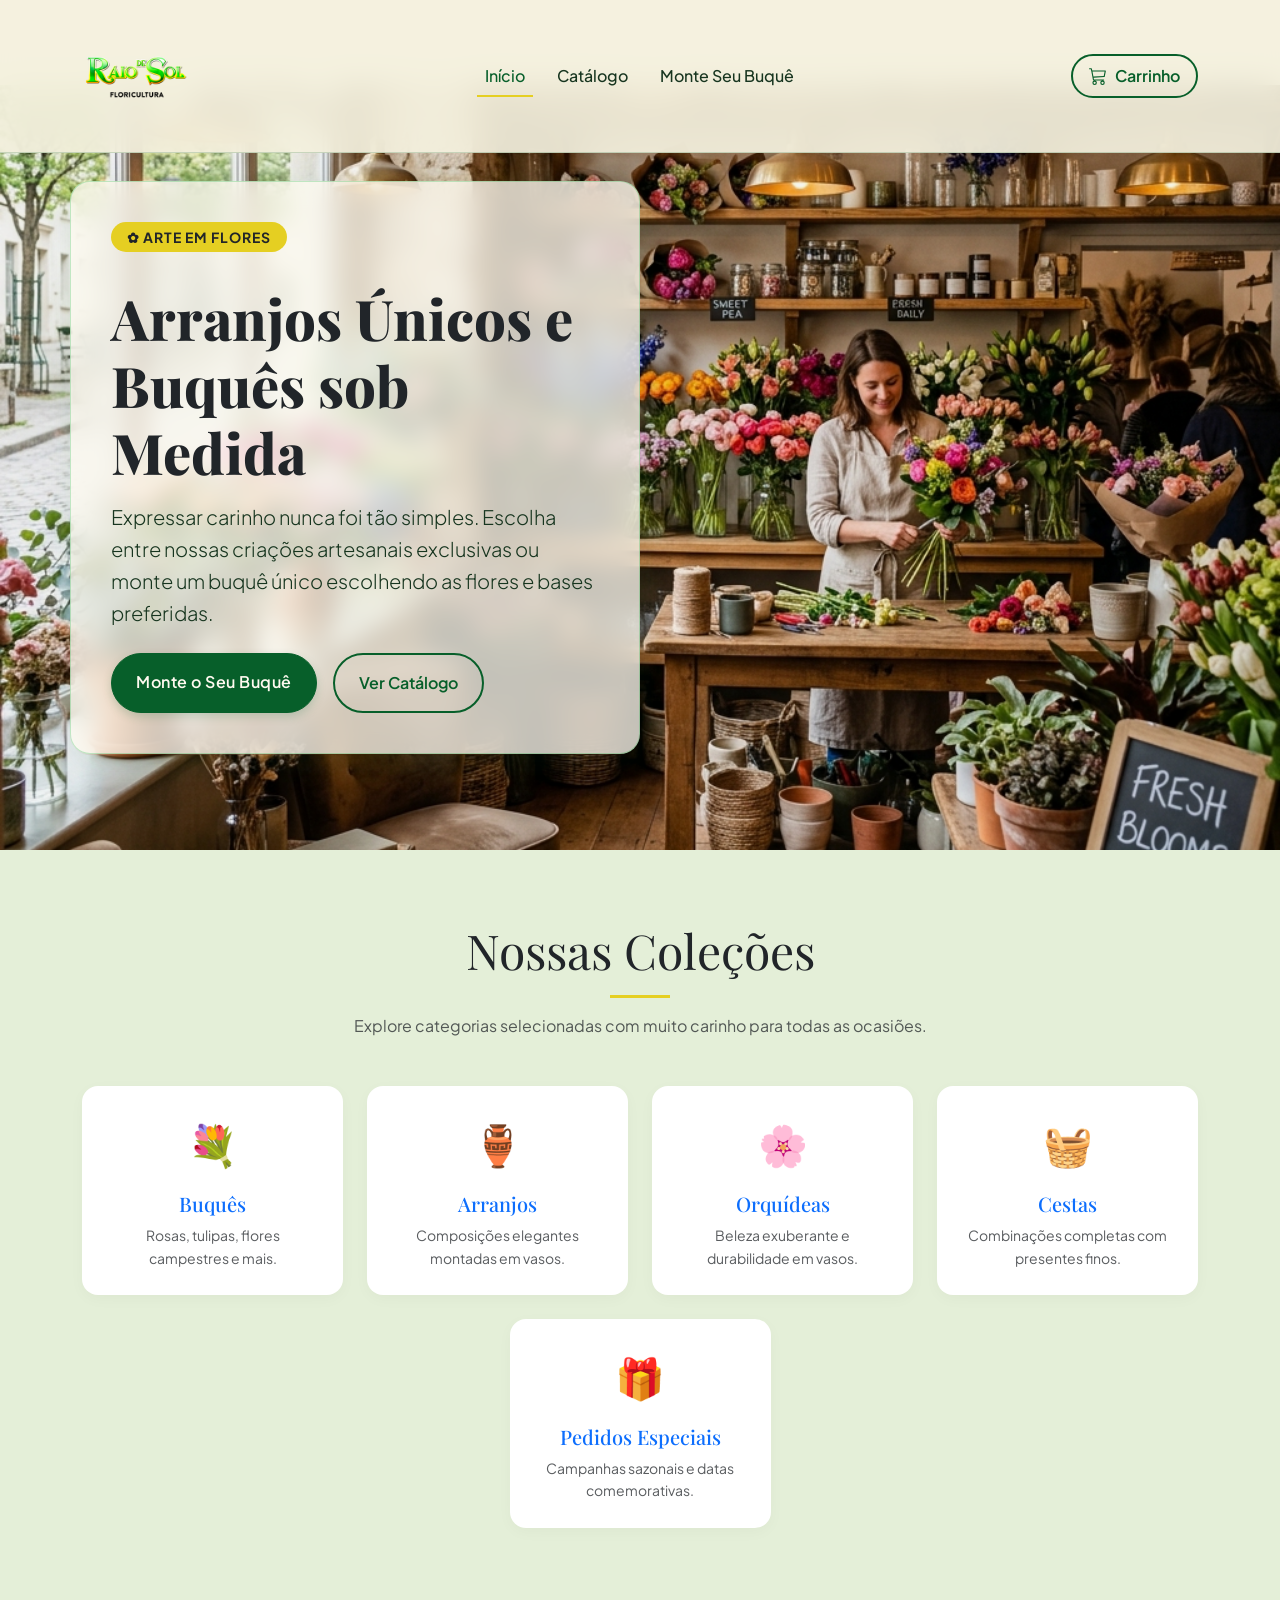
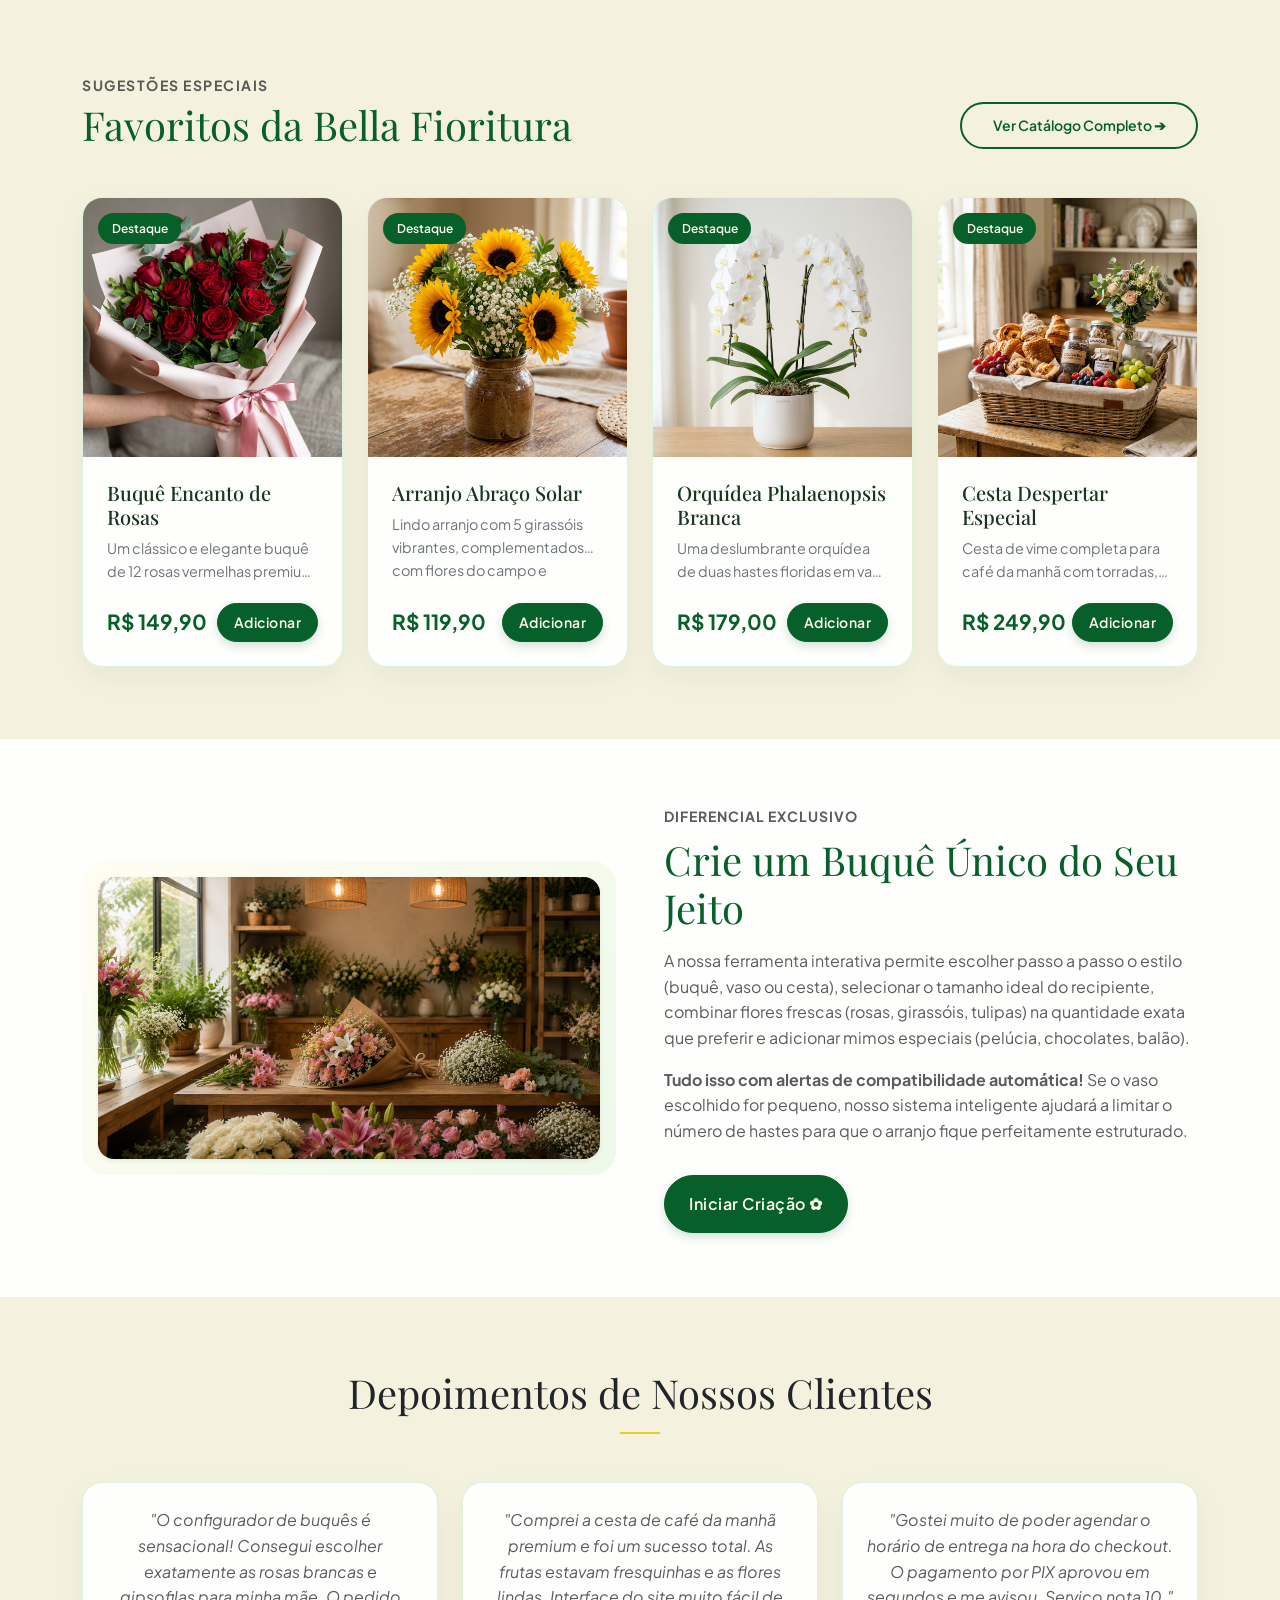
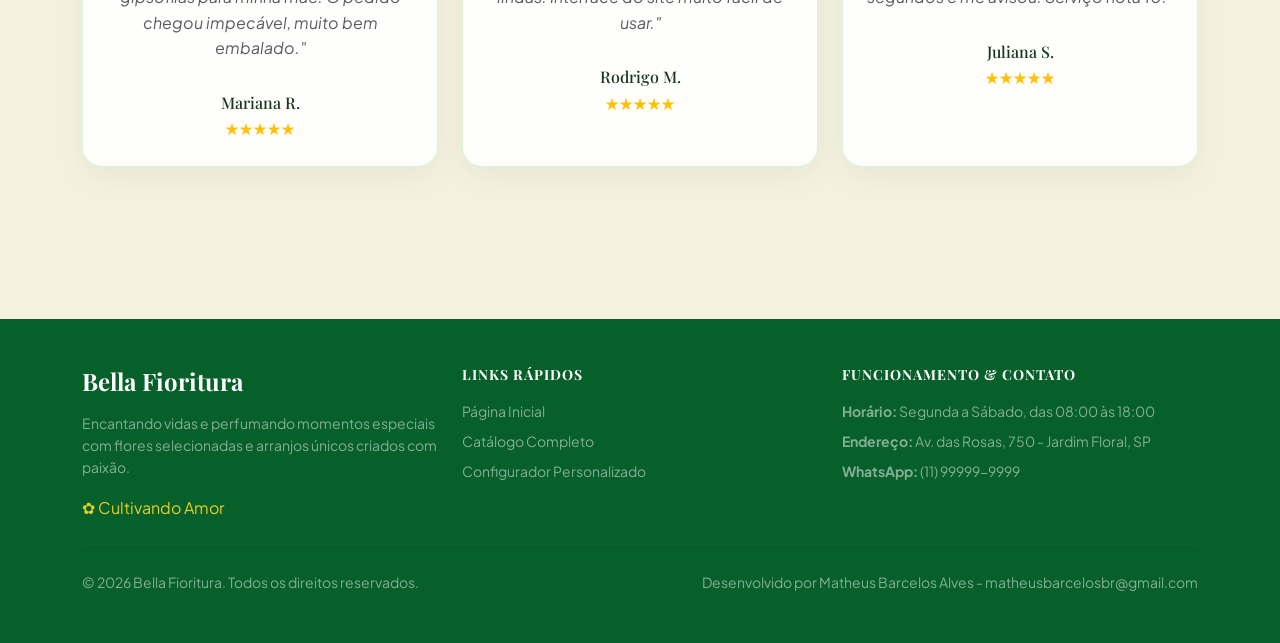
<file: index.html>
<!DOCTYPE html>
<html lang="pt-BR">
<head>
  <meta charset="UTF-8">
  <meta name="viewport" content="width=device-width, initial-scale=1.0">
  <meta name="description" content="Bella Fioritura - Compre arranjos, cestas e flores exclusivas ou monte seu próprio buquê personalizado online com regras de compatibilidade.">
  <title>Bella Fioritura | Floricultura & Buquês Personalizados</title>
  
  <!-- Bootstrap 5 CSS -->
  <link href="https://cdn.jsdelivr.net/npm/bootstrap@5.3.0/dist/css/bootstrap.min.css" rel="stylesheet">
  
  <!-- Custom Stylesheet -->
  <link href="css/style.css" rel="stylesheet">
</head>
<body>

  <!-- Navigation Header (rendered by main.js) -->
  <header id="global-header"></header>

  <!-- Hero Section -->
  <section class="hero-section text-center text-md-start">
    <div class="hero-overlay"></div>
    <div class="container hero-content">
      <div class="row align-items-center">
        <div class="col-lg-6 py-5 hero-text-panel">
          <span class="text-uppercase fw-bold text-dark px-3 py-1 rounded-pill mb-3 d-inline-block small" style="background-color: var(--primary-floral); letter-spacing: 1px;">✿ Arte em Flores</span>
          <h1 class="hero-title my-3 text-dark">Arranjos Únicos e Buquês sob Medida</h1>
          <p class="lead text-dark-50 mb-4 fs-5">Expressar carinho nunca foi tão simples. Escolha entre nossas criações artesanais exclusivas ou monte um buquê único escolhendo as flores e bases preferidas.</p>
          <div class="d-flex flex-wrap gap-3 justify-content-center justify-content-md-start">
            <a href="montar-buque.html" class="btn btn-premium px-4 py-3">
              Monte o Seu Buquê
            </a>
            <a href="produtos.html" class="btn btn-outline-premium px-4 py-3">Ver Catálogo</a>
          </div>
        </div>
      </div>
    </div>
  </section>

  <!-- Categories Highlights -->
  <section class="py-5" style="background-color: var(--sage-light);">
    <div class="container py-4">
      <div class="text-center mb-5">
        <h2 class="display-5 text-dark">Nossas Coleções</h2>
        <div style="width: 60px; height: 3px; background-color: var(--primary-floral); margin: 15px auto;"></div>
        <p class="text-muted">Explore categorias selecionadas com muito carinho para todas as ocasiões.</p>
      </div>
      
      <div class="row g-4 justify-content-center" id="home-categories-container">
        <div class="col-12 text-center text-muted small">Carregando coleções...</div>
      </div>
    </div>
  </section>

  <!-- Featured Products -->
  <section class="py-5">
    <div class="container py-4">
      <div class="d-flex justify-content-between align-items-end mb-5">
        <div>
          <span class="text-uppercase fw-bold text-muted small" style="letter-spacing: 1.5px;">Sugestões Especiais</span>
          <h2 class="display-6 mt-1 mb-0">Favoritos da Bella Fioritura</h2>
        </div>
        <a href="produtos.html" class="btn btn-outline-premium btn-sm">Ver Catálogo Completo ➔</a>
      </div>

      <!-- Products Grid -->
      <div class="row g-4" id="featured-products-container">
        <!-- Rendered dynamically by JavaScript -->
        <div class="col-12 text-center py-5">
          <div class="spinner-border text-secondary" role="status">
            <span class="visually-hidden">Carregando produtos...</span>
          </div>
        </div>
      </div>
    </div>
  </section>

  <!-- Special Banner - Customizer Bouquet -->
  <section class="py-5 bg-white text-dark shadow-sm">
    <div class="container py-3">
      <div class="row align-items-center g-5">
        <div class="col-lg-6">
          <div class="p-3" style="border-radius: 24px; background: linear-gradient(135deg, #fffdf2 0%, #edf9e8 100%);">
            <!-- Simulated bouquet customizer mockup preview -->
            <img src="assets/images/hero/img_menu.jpg" alt="Montar buquê" class="img-fluid rounded-4 shadow-sm">
          </div>
        </div>
        <div class="col-lg-6">
          <span class="text-uppercase fw-bold text-muted small" style="letter-spacing: 1px;">Diferencial Exclusivo</span>
          <h2 class="display-6 mt-2 mb-3">Crie um Buquê Único do Seu Jeito</h2>
          <p class="text-muted">A nossa ferramenta interativa permite escolher passo a passo o estilo (buquê, vaso ou cesta), selecionar o tamanho ideal do recipiente, combinar flores frescas (rosas, girassóis, tulipas) na quantidade exata que preferir e adicionar mimos especiais (pelúcia, chocolates, balão).</p>
          <p class="text-muted"><strong>Tudo isso com alertas de compatibilidade automática!</strong> Se o vaso escolhido for pequeno, nosso sistema inteligente ajudará a limitar o número de hastes para que o arranjo fique perfeitamente estruturado.</p>
          <a href="montar-buque.html" class="btn btn-premium mt-3 px-4 py-3">Iniciar Criação ✿</a>
        </div>
      </div>
    </div>
  </section>

  <!-- Testimonials & Reviews -->
  <section class="py-5" style="background-color: var(--champagne);">
    <div class="container py-4">
      <div class="text-center mb-5">
        <h2 class="display-6 text-dark">Depoimentos de Nossos Clientes</h2>
        <div style="width: 40px; height: 2px; background-color: var(--primary-floral); margin: 15px auto;"></div>
      </div>
      
      <div class="row g-4">
        <div class="col-md-4">
          <div class="product-card p-4 text-center">
            <p class="fst-italic text-muted">"O configurador de buquês é sensacional! Consegui escolher exatamente as rosas brancas e gipsofilas para minha mãe. O pedido chegou impecável, muito bem embalado."</p>
            <h5 class="h6 mt-3 mb-1">Mariana R.</h5>
            <span class="text-warning">★★★★★</span>
          </div>
        </div>
        <div class="col-md-4">
          <div class="product-card p-4 text-center">
            <p class="fst-italic text-muted">"Comprei a cesta de café da manhã premium e foi um sucesso total. As frutas estavam fresquinhas e as flores lindas. Interface do site muito fácil de usar."</p>
            <h5 class="h6 mt-3 mb-1">Rodrigo M.</h5>
            <span class="text-warning">★★★★★</span>
          </div>
        </div>
        <div class="col-md-4">
          <div class="product-card p-4 text-center">
            <p class="fst-italic text-muted">"Gostei muito de poder agendar o horário de entrega na hora do checkout. O pagamento por PIX aprovou em segundos e me avisou. Serviço nota 10."</p>
            <h5 class="h6 mt-3 mb-1">Juliana S.</h5>
            <span class="text-warning">★★★★★</span>
          </div>
        </div>
      </div>
    </div>
  </section>

  <!-- Navigation Footer (rendered by main.js) -->
  <footer id="global-footer"></footer>

  <!-- Bootstrap 5 Bundle JS -->
  <script src="https://cdn.jsdelivr.net/npm/bootstrap@5.3.0/dist/js/bootstrap.bundle.min.js"></script>
  
  <!-- Common Logic -->
  <script src="js/main.js"></script>
  
  <!-- Index Local Logic -->
  <script>
    document.addEventListener('DOMContentLoaded', async () => {
      renderHomeCategories();

      // Load products and filter highlighted ones
      const products = await getProducts();
      const categories = await getCategories();
      const container = document.getElementById('featured-products-container');
      
      if (container) {
        container.innerHTML = '';
        const visibleCategoryIds = categories
          .filter(cat => cat.ativo !== false)
          .map(cat => cat.id);
        const highlights = products
          .filter(p => p.destaque && p.ativo !== false && visibleCategoryIds.includes(p.categoria))
          .slice(0, 4);
        
        if (highlights.length === 0) {
          container.innerHTML = `<div class="col-12 text-center text-muted">Nenhum produto em destaque cadastrado.</div>`;
          return;
        }
        
        highlights.forEach(prod => {
          container.innerHTML += `
            <div class="col-lg-3 col-md-6">
              <div class="product-card">
                <div class="product-img-wrapper">
                  <span class="product-tag">Destaque</span>
                  <img src="${prod.imagem}" onerror="this.src='https://images.unsplash.com/photo-1516589178581-6cd7833ae3b2?auto=format&fit=crop&w=400&q=80'" alt="${prod.nome}" class="product-img">
                </div>
                <div class="product-body">
                  <h3 class="product-title h5">${prod.nome}</h3>
                  <p class="product-desc">${prod.descricao}</p>
                  <div class="product-footer">
                    <span class="product-price">${formatPreco(prod.preco)}</span>
                    <button class="btn btn-premium btn-sm py-2 px-3" onclick="handleAddToCart('${prod.id}', '${prod.nome}', ${prod.preco}, '${prod.imagem}', '${prod.categoria}')">
                      Adicionar
                    </button>
                  </div>
                </div>
              </div>
            </div>
          `;
        });
      }
    });

    async function renderHomeCategories() {
      const container = document.getElementById('home-categories-container');
      if (!container) return;

      const categories = await getCategories();
      const visibleCategories = categories.filter(cat => cat.ativo !== false && cat.home !== false);
      container.innerHTML = '';

      if (visibleCategories.length === 0) {
        container.innerHTML = '<div class="col-12 text-center text-muted small">Nenhuma coleção em destaque no momento.</div>';
        return;
      }

      visibleCategories.forEach(cat => {
        container.innerHTML += `
          <div class="col-md-3 col-sm-6">
            <a href="produtos.html?cat=${cat.id}" class="text-decoration-none">
              <div class="selectable-card text-center p-4 h-100">
                <span class="fs-1 d-block mb-3">${cat.icone || '✿'}</span>
                <h4 class="h5 mb-2">${cat.nome}</h4>
                <p class="text-muted small mb-0">${cat.descricao || 'Produtos selecionados para ocasiões especiais.'}</p>
              </div>
            </a>
          </div>
        `;
      });
    }

    function handleAddToCart(id, nome, preco, imagem, categoria) {
      const item = {
        id: id,
        nome: nome,
        preco: parseFloat(preco),
        imagem: imagem,
        categoria: categoria,
        quantidade: 1,
        isCustom: false
      };
      addToCart(item);
    }
  </script>
</body>
</html>
</file>
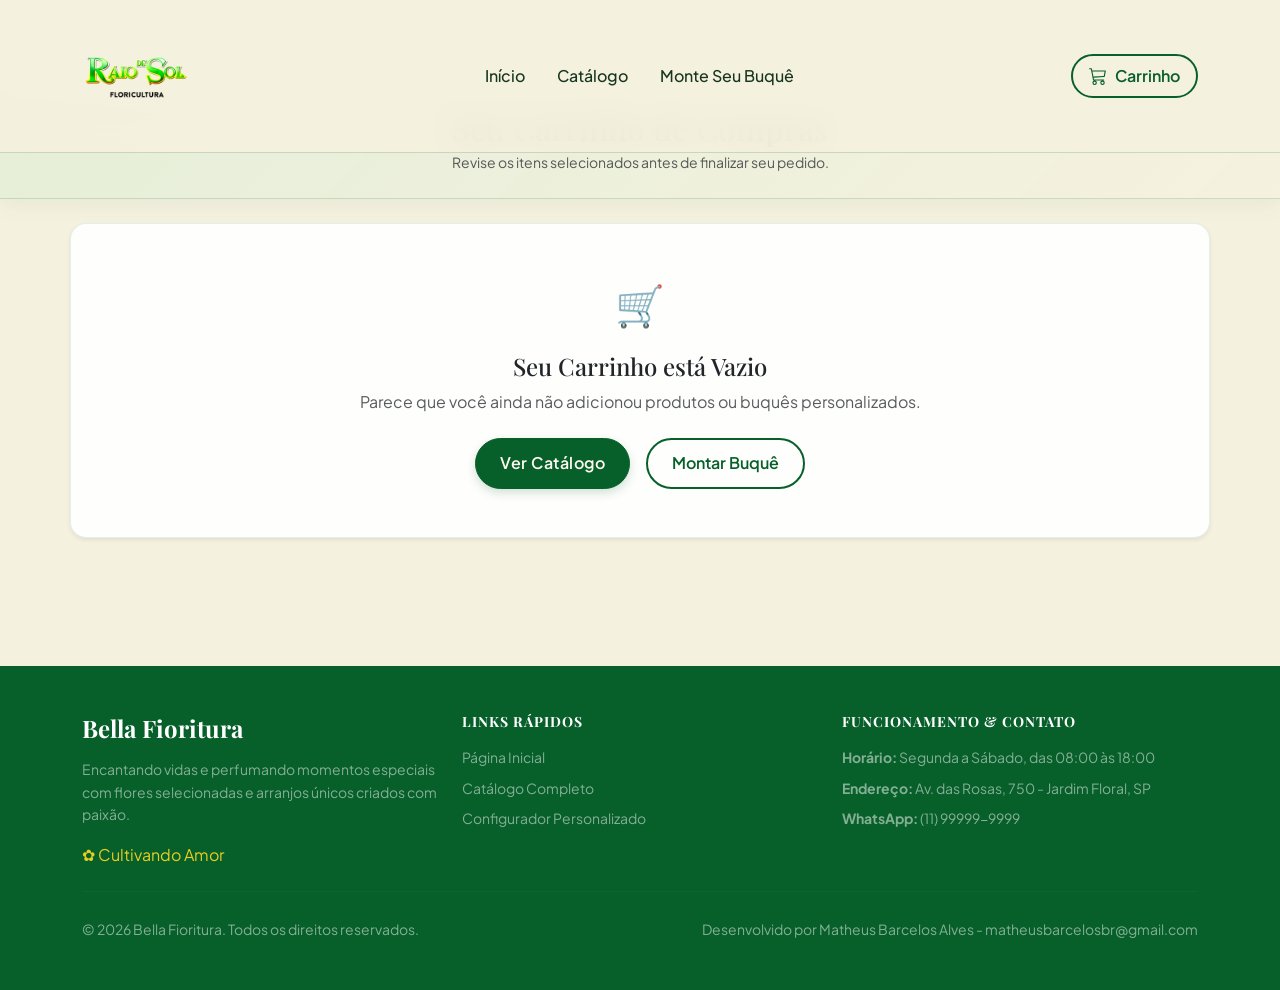
<file: carrinho.html>
<!DOCTYPE html>
<html lang="pt-BR">
<head>
  <meta charset="UTF-8">
  <meta name="viewport" content="width=device-width, initial-scale=1.0">
  <meta name="description" content="Confira os itens adicionados ao seu carrinho de compras, altere quantidades e calcule o frete de entrega.">
  <title>Seu Carrinho de Compras | Bella Fioritura</title>
  
  <!-- Bootstrap 5 CSS -->
  <link href="https://cdn.jsdelivr.net/npm/bootstrap@5.3.0/dist/css/bootstrap.min.css" rel="stylesheet">
  
  <!-- Custom Stylesheet -->
  <link href="css/style.css" rel="stylesheet">
</head>
<body>

  <!-- Navigation Header (rendered by main.js) -->
  <header id="global-header"></header>

  <!-- Title Section -->
  <section class="py-4 page-banner">
    <div class="container text-center">
      <h1 class="h2 mb-1">Seu Carrinho de Compras</h1>
      <p class="text-muted mb-0 small">Revise os itens selecionados antes de finalizar seu pedido.</p>
    </div>
  </section>

  <!-- Cart Content -->
  <main class="container py-5">
    <div class="row g-4" id="cart-container-main">
      
      <!-- Cart Table Column -->
      <div class="col-lg-8" id="cart-items-column">
        <div class="card border-0 shadow-sm p-4 theme-panel" style="border-radius: 24px;">
          <div class="d-flex justify-content-between align-items-center mb-4">
            <h2 class="h5 mb-0 text-dark">Itens Escolhidos</h2>
            <button type="button" class="btn btn-outline-danger btn-sm rounded-pill py-1 px-3" id="btn-clear-cart" style="font-size:0.75rem;">
              Esvaziar Carrinho
            </button>
          </div>
          <hr class="opacity-10 my-3">
          
          <div id="cart-items-list-container">
            <!-- Dynamically rendered by js/carrinho.js -->
            <div class="text-center py-5">
              <div class="spinner-border text-secondary" role="status">
                <span class="visually-hidden">Carregando itens...</span>
              </div>
            </div>
          </div>
        </div>
      </div>
      
      <!-- Summary Sidebar Column -->
      <aside class="col-lg-4">
        <div class="card border-0 shadow-sm p-4 sticky-lg-top theme-panel" style="top: 105px; border-radius: 24px;">
          <h2 class="h5 mb-3 text-dark">Resumo do Pedido</h2>
          <div class="section-divider"></div>
          
          <!-- Price metrics -->
          <div class="d-flex justify-content-between mb-2">
            <span class="text-muted small">Subtotal</span>
            <span class="fw-bold" id="cart-subtotal-price">R$ 0,00</span>
          </div>
          
          <!-- Shipping options -->
          <div class="mb-3 pt-2 border-top">
            <label class="form-label small fw-bold text-muted d-block">Tipo de Entrega</label>
            <div class="form-check mb-2">
              <input class="form-check-input" type="radio" name="shippingRadio" id="ship-delivery" value="15.00" checked>
              <label class="form-check-label small" for="ship-delivery">
                Entrega Padrão (Agendada) - <strong>R$ 15,00</strong>
              </label>
            </div>
            <div class="form-check">
              <input class="form-check-input" type="radio" name="shippingRadio" id="ship-pickup" value="0.00">
              <label class="form-check-label small" for="ship-pickup">
                Retirar na Floricultura - <strong>Grátis</strong>
              </label>
            </div>
          </div>
          
          <!-- Total price metrics -->
          <div class="d-flex justify-content-between align-items-center mb-4 pt-3 border-top">
            <span class="h6 mb-0 text-dark font-sans fw-bold">Valor Total</span>
            <span class="h4 mb-0 text-dark fw-bold" id="cart-total-price">R$ 0,00</span>
          </div>
          
          <button type="button" class="btn btn-premium w-100 py-3 mb-3" id="btn-cart-checkout">
            Finalizar Compra ➔
          </button>
          
          <a href="produtos.html" class="btn btn-outline-premium w-100 py-2.5">
            ✿ Continuar Comprando
          </a>
        </div>
      </aside>
      
    </div>

    <!-- Empty state template -->
    <div class="row d-none" id="cart-empty-state">
      <div class="col-12 text-center py-5 shadow-sm rounded-4 theme-surface">
        <span class="fs-1 d-block mb-3">🛒</span>
        <h2 class="h4 text-dark mb-2">Seu Carrinho está Vazio</h2>
        <p class="text-muted mb-4">Parece que você ainda não adicionou produtos ou buquês personalizados.</p>
        <div class="d-flex gap-3 justify-content-center">
          <a href="produtos.html" class="btn btn-premium px-4 py-2.5">Ver Catálogo</a>
          <a href="montar-buque.html" class="btn btn-outline-premium px-4 py-2.5">Montar Buquê</a>
        </div>
      </div>
    </div>
  </main>

  <!-- Navigation Footer (rendered by main.js) -->
  <footer id="global-footer"></footer>

  <!-- Bootstrap 5 Bundle JS -->
  <script src="https://cdn.jsdelivr.net/npm/bootstrap@5.3.0/dist/js/bootstrap.bundle.min.js"></script>
  
  <!-- Common Logic -->
  <script src="js/main.js"></script>
  
  <!-- Cart Local script controller -->
  <script src="js/carrinho.js"></script>
</body>
</html>
</file>
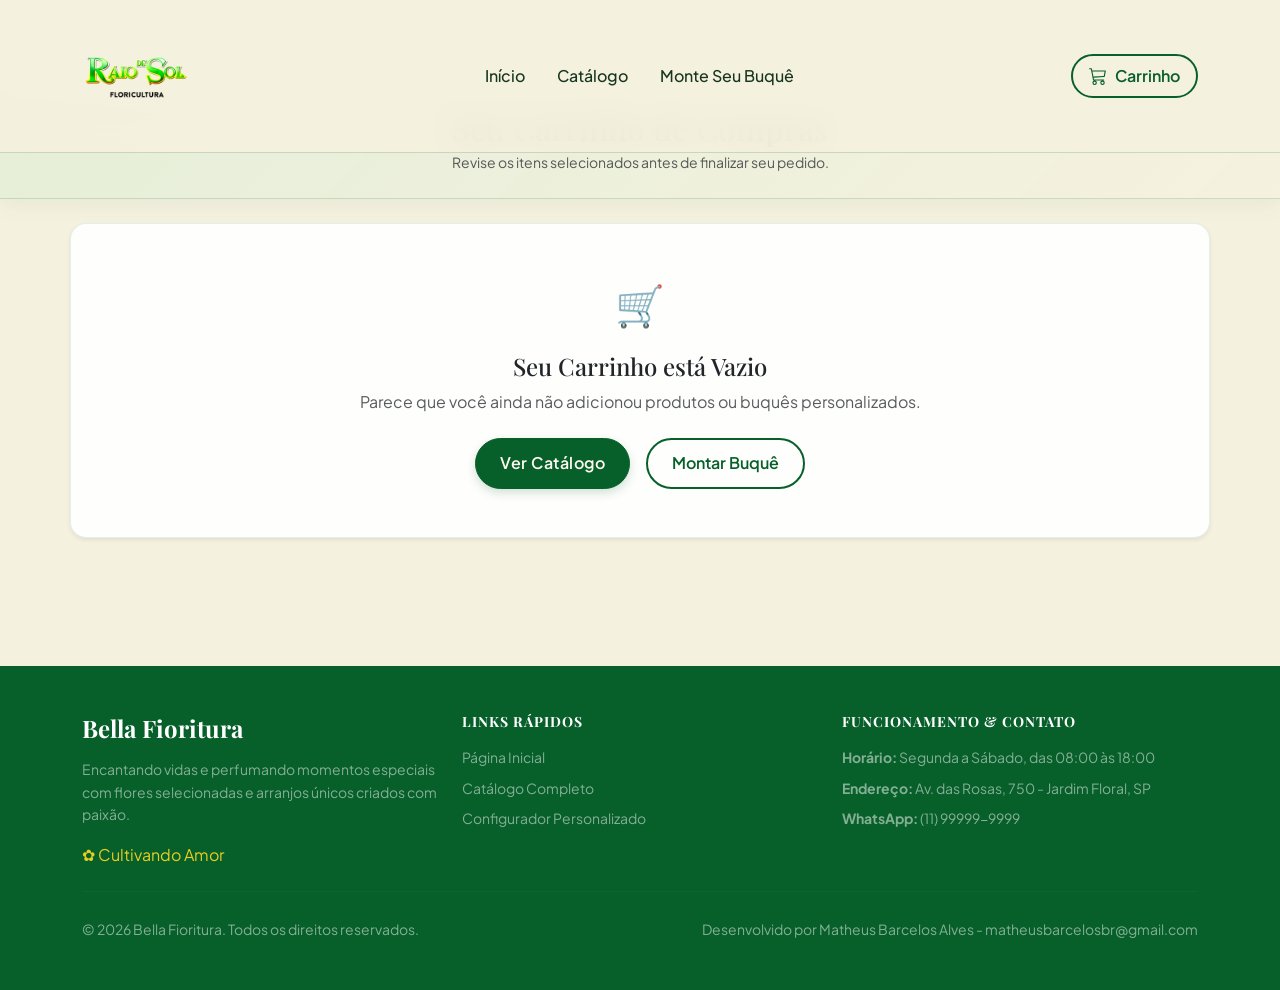
<file: checkout.html>
<!DOCTYPE html>
<html lang="pt-BR">
<head>
  <meta charset="UTF-8">
  <meta name="viewport" content="width=device-width, initial-scale=1.0">
  <meta name="description" content="Finalize seu pedido Bella Fioritura. Preencha seus dados de entrega, selecione a forma de pagamento e receba suas flores agendadas.">
  <title>Finalizar Compra | Bella Fioritura</title>
  
  <!-- Bootstrap 5 CSS -->
  <link href="https://cdn.jsdelivr.net/npm/bootstrap@5.3.0/dist/css/bootstrap.min.css" rel="stylesheet">
  
  <!-- Custom Stylesheet -->
  <link href="css/style.css" rel="stylesheet">
</head>
<body>

  <!-- Navigation Header (rendered by main.js) -->
  <header id="global-header"></header>

  <!-- Page Banner -->
  <section class="py-4 page-banner">
    <div class="container text-center">
      <h1 class="h2 mb-1">Finalização do Pedido</h1>
      <p class="text-muted mb-0 small">Insira as informações de entrega e efetue o pagamento seguro.</p>
    </div>
  </section>

  <!-- Checkout Layout -->
  <main class="container py-5" id="checkout-main-content">
    <form id="checkout-form" class="needs-validation" novalidate>
      <div class="row g-4">
        
        <!-- Left Column: Shipping and Delivery details -->
        <div class="col-lg-7">
          
          <!-- Personal Information Card -->
          <div class="card border-0 shadow-sm p-4 mb-4 theme-panel" style="border-radius: 20px;">
            <h2 class="h5 mb-3 text-dark">1. Informações de Contato</h2>
            <div class="section-divider"></div>
            
            <div class="row g-3">
              <div class="col-sm-6">
                <label for="c-nome" class="form-label small fw-bold">Nome Completo</label>
                <input type="text" id="c-nome" class="form-control" placeholder="João Silva" required style="border-radius: 10px;">
                <div class="invalid-feedback">Digite seu nome completo.</div>
              </div>
              <div class="col-sm-6">
                <label for="c-telefone" class="form-label small fw-bold">Telefone / WhatsApp</label>
                <input type="tel" id="c-telefone" class="form-control" placeholder="(11) 99999-9999" required style="border-radius: 10px;">
                <div class="invalid-feedback">Digite um número de contato válido.</div>
              </div>
              <div class="col-12">
                <label for="c-email" class="form-label small fw-bold">E-mail</label>
                <input type="email" id="c-email" class="form-control" placeholder="joao@exemplo.com" required style="border-radius: 10px;">
                <div class="invalid-feedback">Insira um endereço de e-mail válido para receber recibos.</div>
              </div>
            </div>
          </div>
          
          <!-- Delivery Schedule Card -->
          <div class="card border-0 shadow-sm p-4 mb-4 theme-panel" style="border-radius: 20px;" id="delivery-address-card">
            <h2 class="h5 mb-3 text-dark">2. Endereço e Agendamento da Entrega</h2>
            <div class="section-divider"></div>
            
            <div class="row g-3">
              <!-- Address Details (Only enabled if delivery shipping is chosen) -->
              <div class="col-sm-9 address-field">
                <label for="d-rua" class="form-label small fw-bold">Rua / Avenida</label>
                <input type="text" id="d-rua" class="form-control address-input" placeholder="Rua das Tulipas" required style="border-radius: 10px;">
                <div class="invalid-feedback">Insira o nome da rua.</div>
              </div>
              <div class="col-sm-3 address-field">
                <label for="d-numero" class="form-label small fw-bold">Número</label>
                <input type="text" id="d-numero" class="form-control address-input" placeholder="123" required style="border-radius: 10px;">
                <div class="invalid-feedback">Preencha.</div>
              </div>
              <div class="col-sm-6 address-field">
                <label for="d-bairro" class="form-label small fw-bold">Bairro</label>
                <input type="text" id="d-bairro" class="form-control address-input" placeholder="Jardim das Flores" required style="border-radius: 10px;">
                <div class="invalid-feedback">Insira o bairro.</div>
              </div>
              <div class="col-sm-6 address-field">
                <label for="d-comp" class="form-label small fw-bold">Complemento / Ref.</label>
                <input type="text" id="d-comp" class="form-control" placeholder="Apto 45, Bloco B" style="border-radius: 10px;">
              </div>
              
              <!-- Pickup placeholder message -->
              <div class="col-12 d-none" id="pickup-info-msg">
                <div class="alert alert-info p-3 mb-0" style="border-radius: 12px;">
                  📍 <strong>Bella Floricultura:</strong> Você escolheu retirar o produto gratuitamente em nossa loja física local (Av. das Rosas, 750). Por favor, indique a data e o horário desejados abaixo.
                </div>
              </div>

              <!-- Date Picker & Hour Range Selector -->
              <div class="col-sm-6">
                <label for="d-data" class="form-label small fw-bold">Data da Entrega / Retirada</label>
                <input type="date" id="d-data" class="form-control" required style="border-radius: 10px;">
                <div class="invalid-feedback">Escolha uma data de entrega.</div>
              </div>
              <div class="col-sm-6">
                <label for="d-horario" class="form-label small fw-bold">Período do Dia</label>
                <select id="d-horario" class="form-select" required style="border-radius: 10px;">
                  <option value="" disabled selected>Escolha um horário...</option>
                  <option value="Manhã (08h às 11h)">Manhã (08h às 11h)</option>
                  <option value="Almoço (11h às 14h)">Almoço (11h às 14h)</option>
                  <option value="Tarde (14h às 17h)">Tarde (14h às 17h)</option>
                  <option value="Final do Dia (17h às 19h)">Final do Dia (17h às 19h)</option>
                </select>
                <div class="invalid-feedback">Selecione uma faixa de horário.</div>
              </div>
            </div>
          </div>
          
          <!-- Card/Gift message -->
          <div class="card border-0 shadow-sm p-4 mb-4 theme-panel" style="border-radius: 20px;">
            <h2 class="h5 mb-3 text-dark">3. Mensagem para o Cartão de Presente (Opcional)</h2>
            <div class="section-divider"></div>
            
            <div>
              <label for="c-mensagem" class="form-label small fw-bold">Escreva sua Mensagem</label>
              <textarea id="c-mensagem" class="form-control" rows="3" placeholder="Escreva aqui a mensagem que será impressa no cartão de presente do destinatário..." style="border-radius: 12px;"></textarea>
            </div>
          </div>
        </div>
        
        <!-- Right Column: Cart summary and payment methods -->
        <div class="col-lg-5">
          
          <!-- Summary Review Card -->
          <div class="card border-0 shadow-sm p-4 mb-4 theme-panel" style="border-radius: 20px;">
            <h2 class="h5 mb-3 text-dark">Itens do Pedido</h2>
            <div class="section-divider"></div>
            
            <div id="checkout-summary-items-list" class="mb-3">
              <!-- Rendered dynamically by js/checkout.js -->
            </div>
            
            <div class="border-top pt-3 text-muted small">
              <div class="d-flex justify-content-between mb-1">
                <span>Subtotal</span>
                <span id="checkout-subtotal-price">R$ 0,00</span>
              </div>
              <div class="d-flex justify-content-between mb-2">
                <span>Frete / Taxa de Serviço</span>
                <span id="checkout-shipping-price">R$ 0,00</span>
              </div>
              <div class="d-flex justify-content-between align-items-center border-top pt-2 text-dark font-sans fw-bold">
                <span class="h6 mb-0 font-sans fw-bold">Valor Total</span>
                <span class="h5 mb-0 fw-bold" id="checkout-total-price">R$ 0,00</span>
              </div>
            </div>
          </div>
          
          <!-- Payment Selection Card -->
          <div class="card border-0 shadow-sm p-4 theme-panel" style="border-radius: 20px;">
            <h2 class="h5 mb-3 text-dark">4. Forma de Pagamento</h2>
            <div class="section-divider"></div>
            
            <!-- Radios selections -->
            <div class="d-flex gap-3 mb-3">
              <div class="form-check flex-fill p-2.5 border rounded theme-surface">
                <input class="form-check-input ms-1" type="radio" name="paymentOption" id="pay-pix" value="PIX" checked>
                <label class="form-check-label small fw-bold ms-2" for="pay-pix">
                  ⚡ PIX (Imediato)
                </label>
              </div>
              <div class="form-check flex-fill p-2.5 border rounded theme-surface">
                <input class="form-check-input ms-1" type="radio" name="paymentOption" id="pay-card" value="CARTAO">
                <label class="form-check-label small fw-bold ms-2" for="pay-card">
                  💳 Cartão de Crédito
                </label>
              </div>
            </div>
            
            <!-- Credit Card Form Fields -->
            <div id="credit-card-fields-box" class="d-none border p-3 rounded mb-4 theme-surface" style="animation: fadeIn 0.3s ease;">
              <h3 class="h6 mb-3 text-muted text-uppercase small" style="letter-spacing: 0.5px;">Dados do Cartão</h3>
              <div class="row g-2">
                <div class="col-12">
                  <label for="cc-number" class="form-label small text-muted mb-1">Número do Cartão</label>
                  <input type="text" id="cc-number" class="form-control form-control-sm" placeholder="4444 4444 4444 4444" style="border-radius: 6px;">
                </div>
                <div class="col-12">
                  <label for="cc-name" class="form-label small text-muted mb-1">Nome Impresso no Cartão</label>
                  <input type="text" id="cc-name" class="form-control form-control-sm" placeholder="JOAO H SILVA" style="border-radius: 6px;">
                </div>
                <div class="col-6">
                  <label for="cc-expiry" class="form-label small text-muted mb-1">Validade (MM/AA)</label>
                  <input type="text" id="cc-expiry" class="form-control form-control-sm" placeholder="12/29" style="border-radius: 6px;">
                </div>
                <div class="col-6">
                  <label for="cc-cvv" class="form-label small text-muted mb-1">CVV</label>
                  <input type="text" id="cc-cvv" class="form-control form-control-sm" placeholder="123" style="border-radius: 6px;">
                </div>
              </div>
            </div>
            
            <!-- Submit checkout button -->
            <button type="submit" class="btn btn-premium w-100 py-3" id="btn-submit-order">
              Efetuar Pagamento ➔
            </button>
          </div>
          
        </div>
      </div>
    </form>
  </main>

  <!-- SUCCESS & PAYMENT STATUS CONTAINER (Replaces Main Content on order submission) -->
  <main class="container py-5 d-none" id="payment-simulator-view">
    <div class="row justify-content-center">
      <div class="col-md-7 col-lg-6">
        <div class="card border-0 shadow p-5 text-center theme-panel" style="border-radius: 28px;">
          
          <!-- State 1: Awaiting Payment -->
          <div id="sim-state-waiting">
            <span class="fs-1 d-block mb-3 text-warning">⌛</span>
            <h2 class="h3 text-dark mb-2" id="payment-title-state">Pedido Criado com Sucesso!</h2>
            <p class="text-muted small">Aguardando confirmação de pagamento do gateway.</p>
            <div style="width: 40px; height: 3px; background-color: var(--primary-floral); margin: 20px auto;"></div>
            
            <!-- Conditional Pix QR Panel -->
            <div id="sim-pix-panel" class="mb-4 d-none">
              <p class="small text-muted mb-3">Escaneie o QR Code abaixo pelo aplicativo do seu banco para pagar o pedido:</p>
              <div class="pix-qr-container mb-3">
                <!-- Mock QR Code canvas drawing placeholder -->
                <div class="pix-qr-code d-flex align-items-center justify-content-center">
                  <span class="fs-1">📱</span>
                </div>
                <button type="button" class="btn btn-sm btn-outline-dark px-3 py-1 rounded-pill mt-2" onclick="navigator.clipboard.writeText('00020101021226850014br.gov.bcb.pix2563pix.bellafioritura.com.br/gateway/payment/12958371923')">
                  Copiar Código PIX
                </button>
              </div>
            </div>
            
            <!-- Conditional Credit Card Loading Spinner -->
            <div id="sim-card-panel" class="mb-4 d-none">
              <div class="spinner-border text-primary my-4" role="status">
                <span class="visually-hidden">Processando transação...</span>
              </div>
              <p class="small text-muted">Aprovando transação junto à operadora do cartão...</p>
            </div>
            
            <div class="alert alert-warning text-start p-3 small" style="border-radius: 12px; border-left: 4px solid var(--primary-dark);">
              🔔 <strong>Confirmação automática:</strong> O site detectará o pagamento e atualizará o pedido em <strong id="webhook-countdown">10</strong> segundos.
            </div>
          </div>
          
          <!-- State 2: Payment Confirmed Success Receipt -->
          <div id="sim-state-success" class="d-none">
            <span class="fs-1 d-block mb-3 text-success">✓</span>
            <h2 class="h3 text-dark mb-1">Pagamento Aprovado!</h2>
            <p class="text-success fw-bold small">Pedido #<span id="success-order-id">1000</span> enviado para preparação.</p>
            
            <div class="alert alert-success p-3 text-start small mb-4 mt-4" style="border-radius: 12px;">
              🎉 <strong>Obrigado por comprar conosco!</strong> Sua comanda foi gerada automaticamente e enviada para a equipe de floristas iniciar a separação de suas flores frescas.
            </div>
            
            <div class="d-flex flex-column gap-2">
              <button type="button" class="btn btn-premium w-100 py-2.5" id="btn-success-print-comanda">
                Imprimir Comanda do Pedido
              </button>
              <a href="index.html" class="btn btn-outline-premium w-100 py-2.5">
                Voltar à Página Inicial
              </a>
            </div>
          </div>
          
        </div>
      </div>
    </div>
  </main>

  <!-- Navigation Footer (rendered by main.js) -->
  <footer id="global-footer"></footer>

  <!-- Bootstrap 5 Bundle JS -->
  <script src="https://cdn.jsdelivr.net/npm/bootstrap@5.3.0/dist/js/bootstrap.bundle.min.js"></script>
  
  <!-- Common Logic -->
  <script src="js/main.js"></script>
  
  <!-- Checkout Local Logic controller -->
  <script src="js/checkout.js"></script>
</body>
</html>
</file>
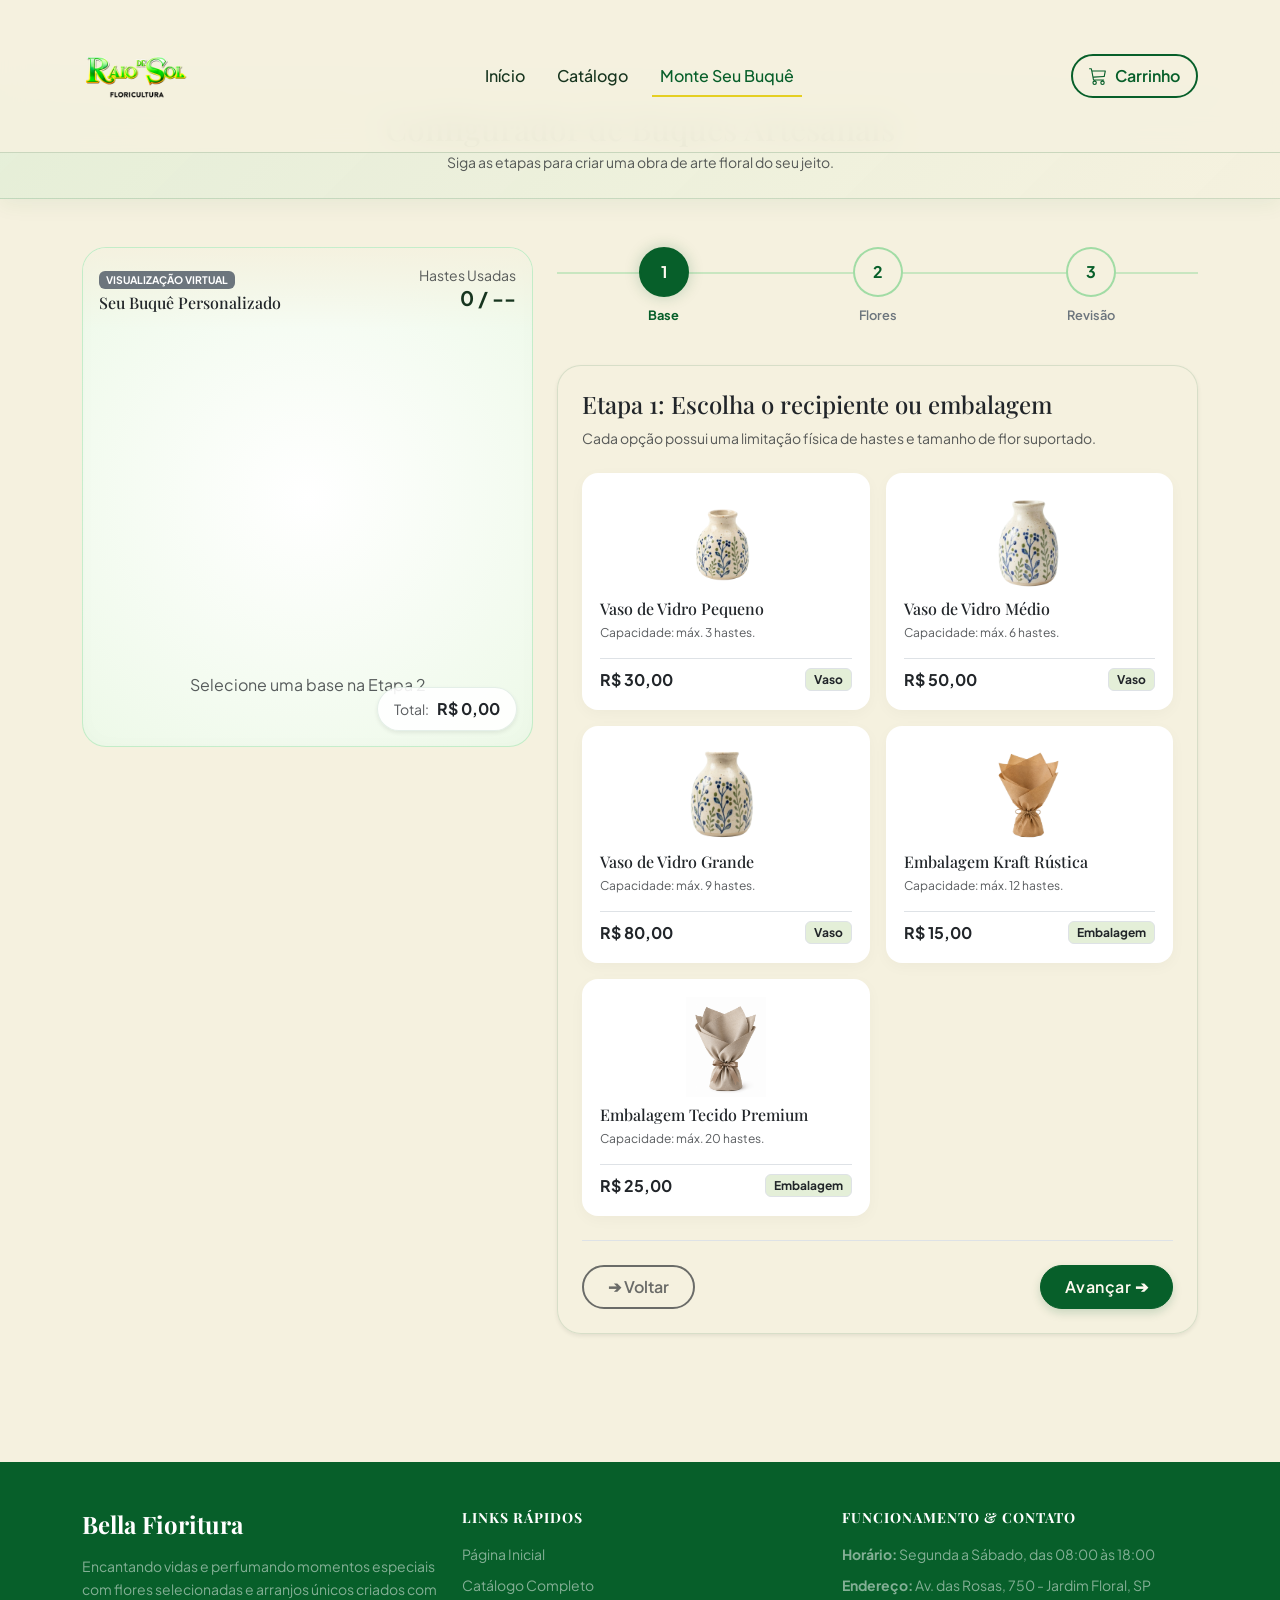
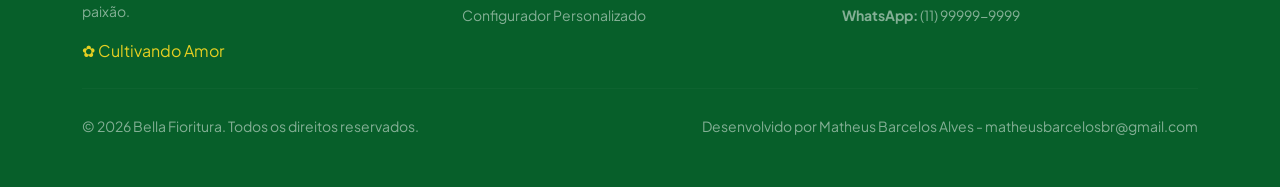
<file: montar-buque.html>
<!DOCTYPE html>
<html lang="pt-BR">
<head>
  <meta charset="UTF-8">
  <meta name="viewport" content="width=device-width, initial-scale=1.0">
  <meta name="description" content="Use o nosso configurador online para criar um arranjo ou buquê sob medida. Escolha as flores, a embalagem e veja o resultado final com preços em tempo real.">
  <title>Monte Seu Buquê | Bella Fioritura</title>
  
  <!-- Bootstrap 5 CSS -->
  <link href="https://cdn.jsdelivr.net/npm/bootstrap@5.3.0/dist/css/bootstrap.min.css" rel="stylesheet">
  
  <!-- Custom Stylesheet -->
  <link href="css/style.css" rel="stylesheet">
</head>
<body>

  <!-- Navigation Header (rendered by main.js) -->
  <header id="global-header"></header>

  <!-- Page Banner -->
  <section class="py-4 page-banner">
    <div class="container text-center">
      <h1 class="h2 mb-1">Configurador de Buquês Artesanais</h1>
      <p class="text-muted mb-0 small">Siga as etapas para criar uma obra de arte floral do seu jeito.</p>
    </div>
  </section>

  <!-- Builder Workspace -->
  <main class="container py-5">
    <div class="row g-4">
      
      <!-- Left Column: Sticky Interactive Visualizer -->
      <div class="col-lg-5">
        <div class="visualizer-container sticky-lg-top" style="top: 105px;">
          <!-- Studio Header Info -->
          <div class="position-absolute w-100 p-3 d-flex justify-content-between align-items-center" style="z-index: 20; background: linear-gradient(180deg, rgba(245,241,223,0.94) 0%, rgba(245,241,223,0) 100%);">
            <div>
              <span class="badge bg-secondary mb-1 text-uppercase" style="font-size:0.65rem;">Visualização Virtual</span>
              <h2 class="h6 mb-0 text-dark" id="visualizer-title">Seu Buquê Personalizado</h2>
            </div>
            <div class="text-end">
              <span class="d-block small text-muted">Hastes Usadas</span>
              <span class="fw-bold h5 mb-0" id="stem-count-badge">0 / --</span>
            </div>
          </div>
          
          <!-- Studio Visual Canvas -->
          <div class="visual-canvas" id="canvas-container">
            <!-- Stems layer (behind vase) -->
            <div class="bouquet-stems-container" id="stems-render-zone"></div>
            <!-- Flower heads layer (above vase) -->
            <div class="bouquet-flowers-container" id="flowers-render-zone"></div>
            
            <!-- Base Container -->
            <div id="base-render-zone" class="w-100 text-center position-absolute bottom-0 mb-4" style="z-index: 10;">
              <span class="text-muted d-block py-4">Selecione uma base na Etapa 2</span>
            </div>

            <!-- Overlay frontal da embalagem premium (parte de baixo sobre as flores) -->
            <div id="kraft-bottom-overlay" class="w-100 text-center position-absolute" style="z-index: 20; pointer-events: none; display: none; bottom: 0;"></div>
            
            <!-- Floating price badge -->
            <div class="position-absolute bottom-3 right-3 px-3 py-2 rounded-pill shadow-sm d-flex align-items-center gap-2 theme-surface" style="z-index: 20; bottom: 15px; right: 15px;">
              <span class="small text-muted">Total:</span>
              <span class="fw-bold text-dark" id="visualizer-total-price">R$ 0,00</span>
            </div>
          </div>
        </div>
      </div>
      
      <!-- Right Column: Wizard Steps Form -->
      <div class="col-lg-7">
        
        <!-- Wizard Navigation Stepper -->
        <div class="wizard-steps">
          <div class="wizard-step active" id="step-nav-1">
            <div class="step-bubble">1</div>
            <div class="step-label">Base</div>
          </div>
          <div class="wizard-step" id="step-nav-2">
            <div class="step-bubble">2</div>
            <div class="step-label">Flores</div>
          </div>
          <div class="wizard-step" id="step-nav-3">
            <div class="step-bubble">3</div>
            <div class="step-label">Revisão</div>
          </div>
        </div>
        
        <!-- Alert Banner for compatibility rules -->
        <div class="alert alert-danger d-flex align-items-center gap-3 mb-4 shadow-sm" role="alert" id="compatibility-alert" style="display: none !important; border-radius: 12px;">
          <svg xmlns="http://www.w3.org/2000/svg" width="24" height="24" fill="currentColor" class="bi bi-exclamation-triangle-fill flex-shrink-0" viewBox="0 0 16 16">
            <path d="M8.982 1.566a1.13 1.13 0 0 0-1.96 0L.165 13.233c-.457.778.091 1.767.98 1.767h13.713c.889 0 1.438-.99.98-1.767L8.982 1.566zM8 5c.535 0 .954.462.9.995l-.35 3.507a.552.552 0 0 1-1.1 0L7.1 5.995A.905.905 0 0 1 8 5zm.002 6a1 1 0 1 1 0 2 1 1 0 0 1 0-2z"/>
          </svg>
          <div id="compatibility-alert-text" class="small">
            Aviso de compatibilidade.
          </div>
        </div>

        <div class="card border-0 shadow-sm p-4 theme-panel" style="border-radius: 24px;">
          
          <!-- STEP 1: Choose Recipient Base -->
          <div class="wizard-pane active" id="pane-1">
            <h3 class="h4 mb-2">Etapa 1: Escolha o recipiente ou embalagem</h3>
            <p class="text-muted small mb-4">Cada opção possui uma limitação física de hastes e tamanho de flor suportado.</p>
            
            <div class="row g-3" id="bases-options-container">
              <!-- Dynamically populated from data/vasos.json -->
            </div>
          </div>
          
          <!-- STEP 2: Choose Flowers -->
          <div class="wizard-pane" id="pane-2">
            <div class="d-flex justify-content-between align-items-start mb-2">
              <div>
                <h3 class="h4 mb-1">Etapa 2: Selecione as flores</h3>
                <p class="text-muted small mb-0">Adicione hastes de flores e configure a quantidade de cada espécie.</p>
              </div>
              <span class="badge bg-secondary p-2" id="stem-count-indicator">0 / 0 hastes</span>
            </div>
            <hr class="my-3 opacity-10">
            
            <div class="row g-3" id="flowers-options-container">
              <!-- Dynamically populated from data/flores.json -->
            </div>
          </div>
          
          <!-- STEP 3: Review & Checkout Add to Cart -->
          <div class="wizard-pane" id="pane-3">
            <h3 class="h4 mb-2">Etapa 3: Revise o seu Buquê Personalizado</h3>
            <p class="text-muted small mb-4">Confira toda a composição antes de avançar para o carrinho.</p>
            
            <div class="p-4 rounded-3 border mb-4 theme-surface">
              <h4 class="h5 mb-3 text-dark border-bottom pb-2">Composição do Pedido</h4>
              
              <!-- Base summary -->
              <div class="row mb-3">
                <div class="col-12">
                  <span class="small text-muted d-block">Base / Embalagem</span>
                  <strong id="review-base-text">--</strong>
                </div>
              </div>
              
              <!-- Flower list details -->
              <div class="mb-3">
                <span class="small text-muted d-block mb-2">Flores Escolhidas</span>
                <ul class="list-group list-group-flush small" id="review-flowers-list">
                  <li class="list-group-item text-muted">Nenhuma flor adicionada.</li>
                </ul>
              </div>
              
              <!-- Total summary price -->
              <div class="d-flex justify-content-between align-items-center pt-3 border-top">
                <span class="h6 mb-0 text-dark">Valor Total do Buquê:</span>
                <span class="h4 mb-0 text-dark fw-bold" id="review-total-price">R$ 0,00</span>
              </div>
            </div>
          </div>
          
          <!-- Navigation Wizard Action buttons -->
          <div class="d-flex justify-content-between mt-4 border-top pt-4">
            <button type="button" class="btn btn-outline-premium py-2 px-4" id="btn-wizard-prev" disabled>
              ➔ Voltar
            </button>
            <button type="button" class="btn btn-premium py-2 px-4" id="btn-wizard-next">
              Avançar ➔
            </button>
          </div>
          
        </div>
      </div>
      
    </div>
  </main>

  <!-- Navigation Footer (rendered by main.js) -->
  <footer id="global-footer"></footer>

  <!-- Bootstrap 5 Bundle JS -->
  <script src="https://cdn.jsdelivr.net/npm/bootstrap@5.3.0/dist/js/bootstrap.bundle.min.js"></script>
  
  <!-- Common Logic -->
  <script src="js/main.js"></script>
  
  <!-- Builder Controller Script -->
  <script src="js/montar-buque.js"></script>

</body>
</html>
</file>
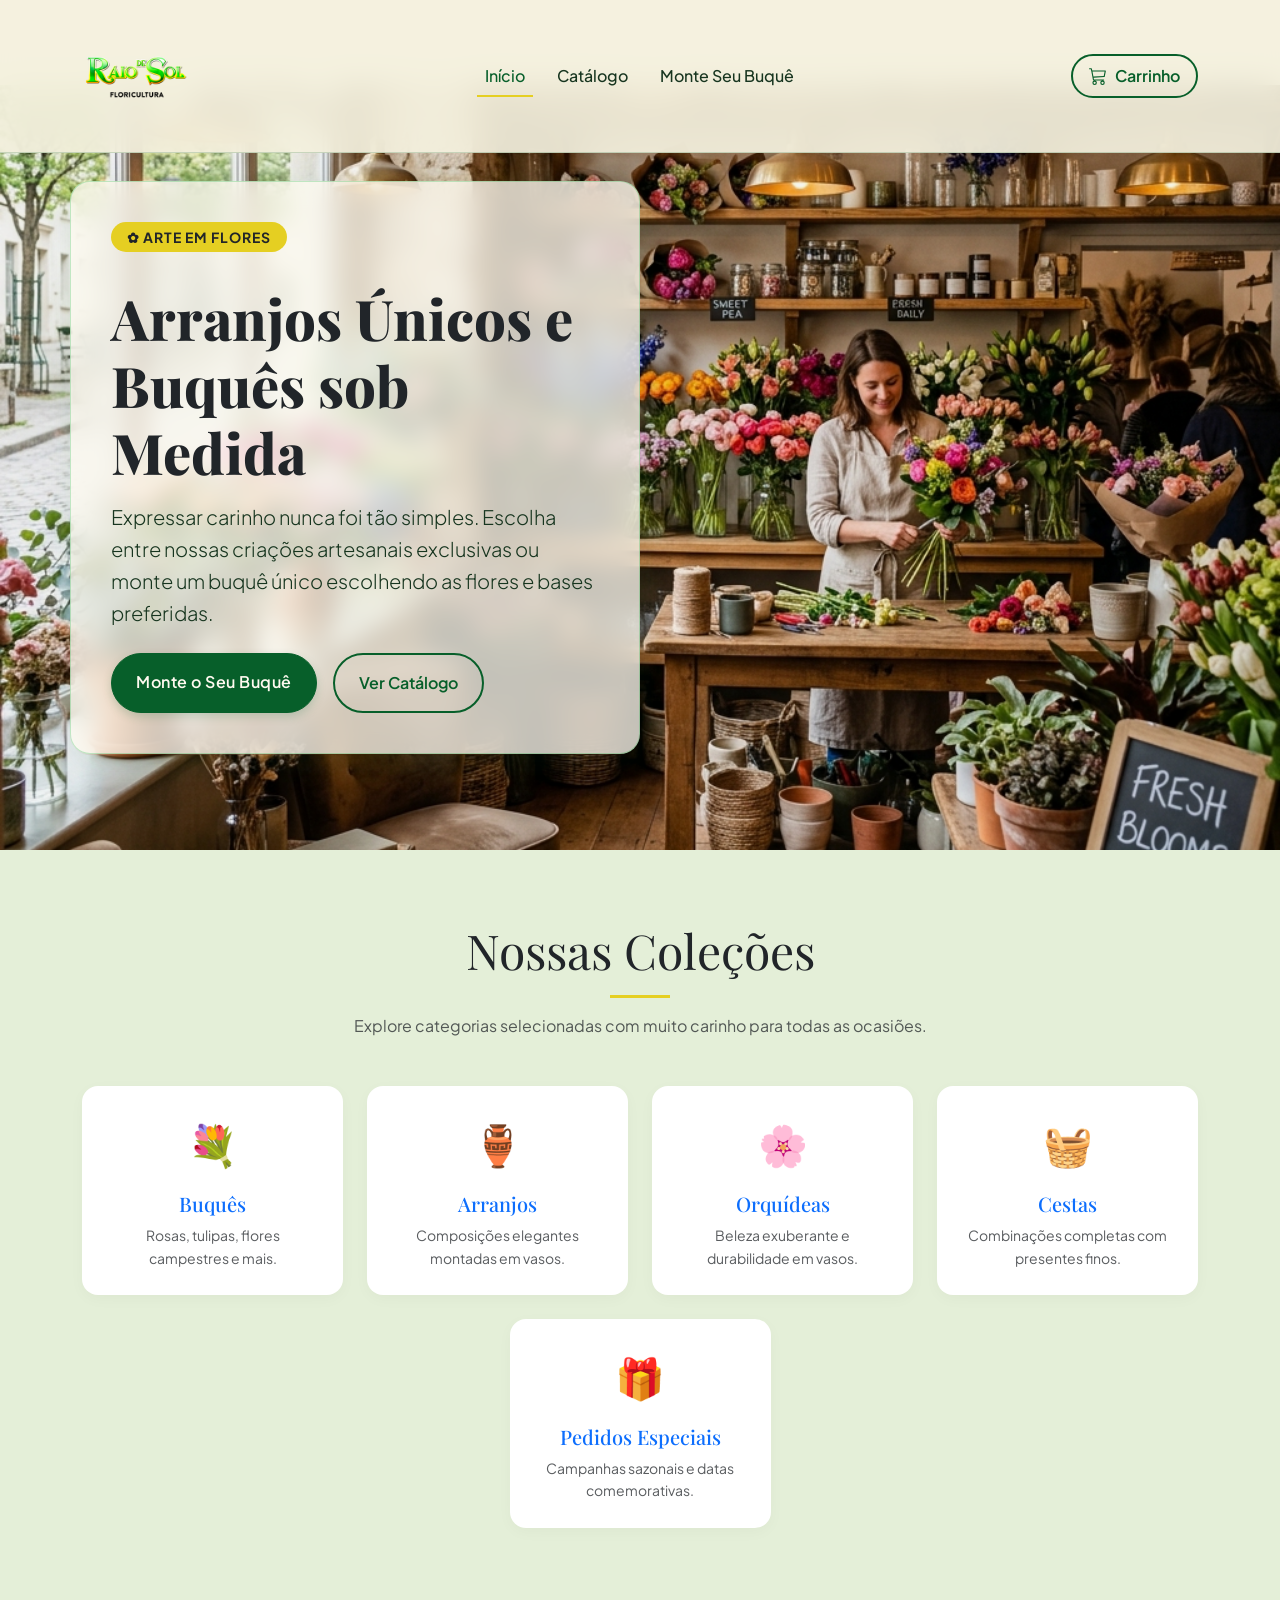
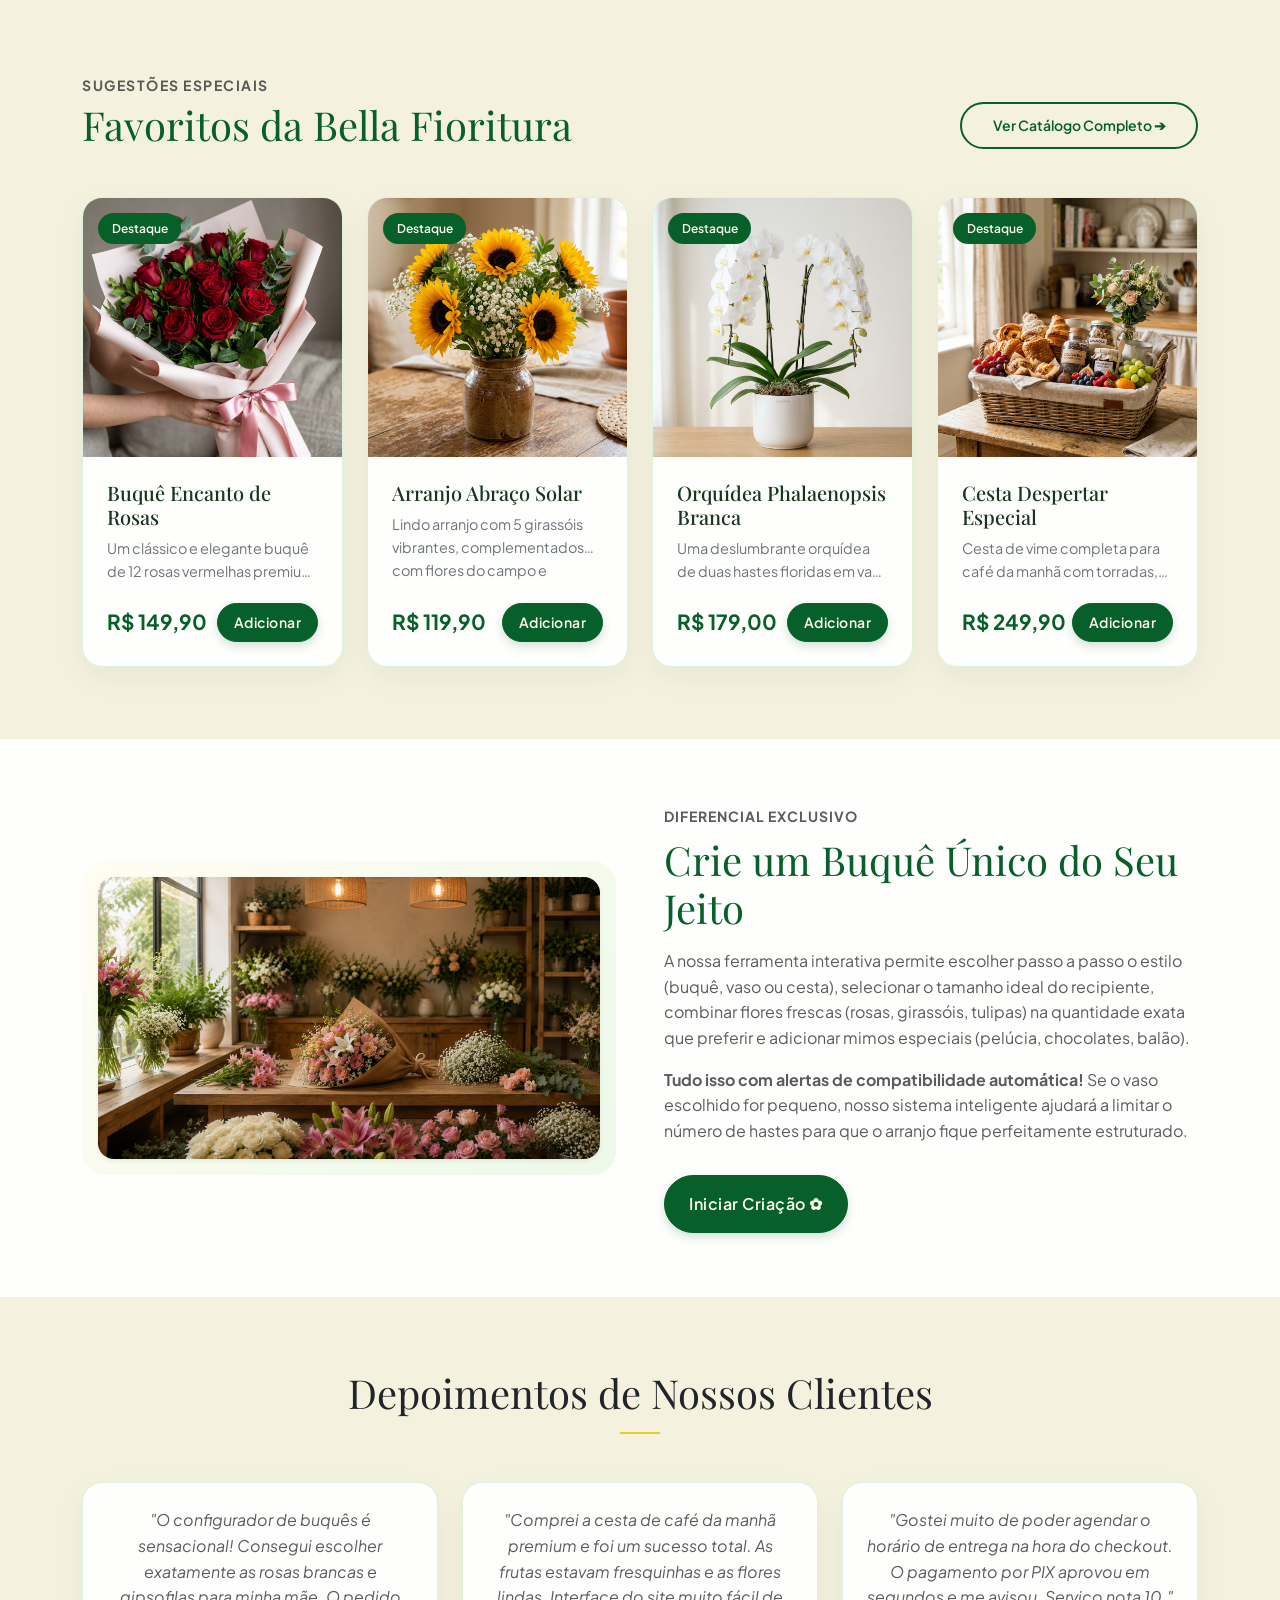
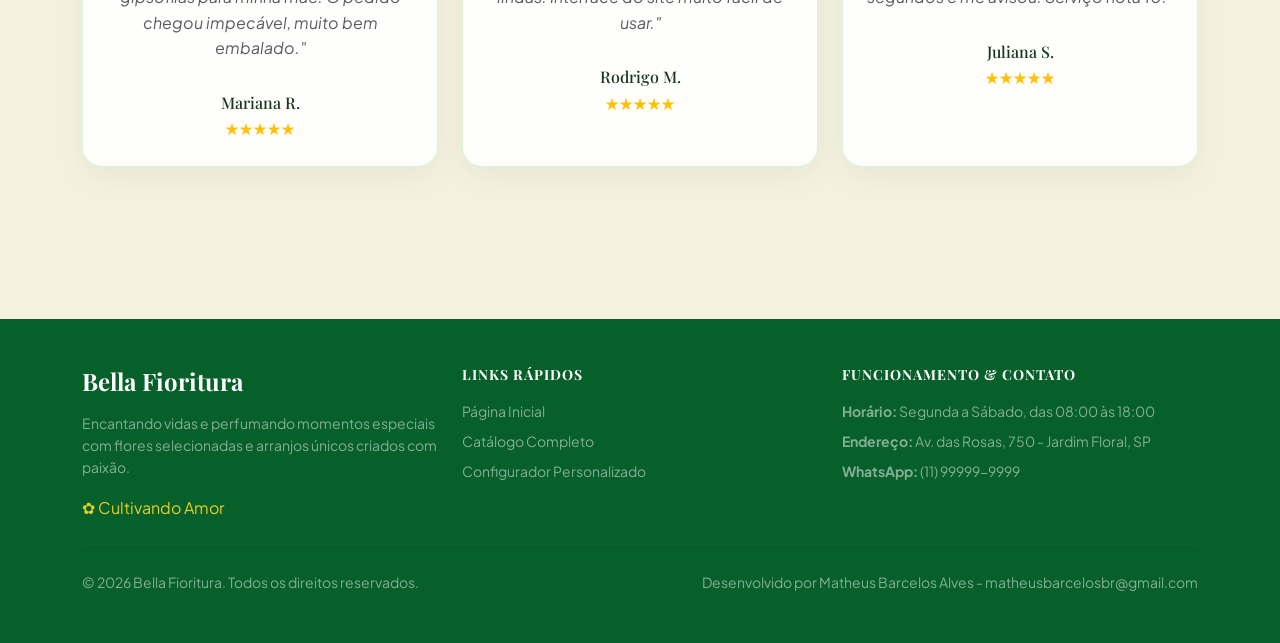
<file: painel.html>
<!DOCTYPE html>
<html lang="pt-BR">
<head>
  <meta charset="UTF-8">
  <meta name="viewport" content="width=device-width, initial-scale=1.0">
  <meta name="description" content="Painel de Administração Bella Fioritura. Controle de pedidos de floricultura, alteração de status de produção, estoque de flores e comandas de impressão.">
  <title>Painel da Floricultura | Bella Fioritura</title>
  
  <!-- Bootstrap 5 CSS -->
  <link href="https://cdn.jsdelivr.net/npm/bootstrap@5.3.0/dist/css/bootstrap.min.css" rel="stylesheet">
  
  <!-- Custom Stylesheet -->
  <link href="css/style.css" rel="stylesheet">
</head>
<body>

  <!-- Navigation Header (rendered by main.js) -->
  <header id="global-header"></header>

  <!-- Page Title -->
  <section class="py-4 bg-white border-bottom shadow-sm">
    <div class="container text-center">
      <h1 class="h2 mb-1">Painel Administrativo</h1>
      <p class="text-muted mb-0 small">Gerencie pedidos da floricultura, imprima comandas de produção e controle o estoque de insumos.</p>
    </div>
  </section>

  <!-- Admin Area Workspace -->
  <main class="container py-5">
    
    <!-- Navigation Tabs -->
    <ul class="nav nav-pills mb-4 justify-content-center gap-2" id="adminTabs" role="tablist">
      <li class="nav-item" role="presentation">
        <button class="nav-link active rounded-pill px-4" id="orders-tab" data-bs-toggle="pill" data-bs-target="#orders-pane" type="button" role="tab" aria-controls="orders-pane" aria-selected="true">
          📦 Pedidos Recebidos
        </button>
      </li>
      <li class="nav-item" role="presentation">
        <button class="nav-link rounded-pill px-4" id="stock-tab" data-bs-toggle="pill" data-bs-target="#stock-pane" type="button" role="tab" aria-controls="stock-pane" aria-selected="false">
          🌿 Controle de Estoque
        </button>
      </li>
      <li class="nav-item" role="presentation">
        <button class="nav-link rounded-pill px-4" id="stats-tab" data-bs-toggle="pill" data-bs-target="#stats-pane" type="button" role="tab" aria-controls="stats-pane" aria-selected="false">
          📊 Faturamento & Estatísticas
        </button>
      </li>
      <li class="nav-item" role="presentation">
        <button class="nav-link rounded-pill px-4" id="produtos-tab" data-bs-toggle="pill" data-bs-target="#produtos-pane" type="button" role="tab" aria-controls="produtos-pane" aria-selected="false">
          🌺 Gerenciar Produtos
        </button>
      </li>
    </ul>

    <!-- Tabs Panes Container -->
    <div class="tab-content" id="adminTabsContent">
      
      <!-- TAB 1: Orders Pane -->
      <div class="tab-pane fade show active" id="orders-pane" role="tabpanel" aria-labelledby="orders-tab">
        <div class="card border-0 shadow-sm p-4 admin-card" style="border-radius: 20px; background-color: var(--glass-bg);">
          
          <!-- Filters & Actions Header -->
          <div class="row g-3 align-items-center mb-4 pb-3 border-bottom">
            <div class="col-md-5">
              <label for="order-filter-status" class="form-label small fw-bold text-muted">Filtrar por Status</label>
              <select id="order-filter-status" class="form-select border-secondary-subtle" style="border-radius: 12px;">
                <option value="all">Mostrar Todos</option>
                <option value="Pendente de pagamento">Pendente de Pagamento</option>
                <option value="Pago">Pago (Aprovado)</option>
                <option value="Em preparação">Em Preparação</option>
                <option value="Saiu para entrega">Saiu para Entrega</option>
                <option value="Entregue">Entregue</option>
                <option value="Cancelado">Cancelado</option>
                <option value="Reembolsado">Reembolsado</option>
              </select>
            </div>
            <div class="col-md-5">
              <label for="order-search-input" class="form-label small fw-bold text-muted">Pesquisar Pedido</label>
              <input type="text" id="order-search-input" class="form-control border-secondary-subtle" placeholder="Ex: Nome do cliente ou ID..." style="border-radius: 12px;">
            </div>
            <div class="col-md-2 text-md-end mt-md-4 pt-2">
              <button class="btn btn-outline-premium w-100" id="btn-refresh-orders" style="border-radius: 12px;">
                Atualizar
              </button>
            </div>
          </div>
          
          <!-- Orders Table -->
          <div class="table-responsive">
            <table class="table align-middle table-hover text-nowrap" id="orders-admin-table" style="font-size:0.9rem;">
              <thead class="table-light">
                <tr>
                  <th scope="col">Pedido</th>
                  <th scope="col">Data</th>
                  <th scope="col">Cliente</th>
                  <th scope="col">Entrega / Agendamento</th>
                  <th scope="col">Total</th>
                  <th scope="col">Status</th>
                  <th scope="col" class="text-center">Ações</th>
                </tr>
              </thead>
              <tbody id="orders-admin-tbody">
                <!-- Rendered dynamically by js/painel.js -->
              </tbody>
            </table>
          </div>
        </div>
      </div>
      
      <!-- TAB 2: Stock Pane -->
      <div class="tab-pane fade" id="stock-pane" role="tabpanel" aria-labelledby="stock-tab">
        <div class="card border-0 shadow-sm p-4 admin-card" style="border-radius: 20px; background-color: var(--glass-bg);">
          <div class="d-flex justify-content-between align-items-center mb-4 pb-2 border-bottom">
            <div>
              <h2 class="h5 mb-1 text-dark">Estoque de Hastes e Vasos</h2>
              <p class="text-muted small mb-0">Monitore o estoque disponível de flores e recipientes. Níveis abaixo de 15 são sinalizados como Alerta.</p>
            </div>
            <button class="btn btn-premium btn-sm rounded-pill py-2 px-4" id="btn-save-stock">
              Salvar Alterações
            </button>
          </div>
          
          <!-- Stock grid items -->
          <div class="row g-4" id="stock-items-container">
            <!-- Rendered dynamically by js/painel.js -->
          </div>
        </div>
      </div>
      
      <!-- TAB 3: Statistics Pane -->
      <div class="tab-pane fade" id="stats-pane" role="tabpanel" aria-labelledby="stats-tab">
        <div class="row g-4">
          <!-- Totals counters Cards -->
          <div class="col-md-4">
            <div class="card border-0 shadow-sm p-4 text-center h-100" style="border-radius: 20px; background-color: var(--glass-bg);">
              <span class="fs-1 d-block mb-2">💰</span>
              <h3 class="h6 text-muted text-uppercase small" style="letter-spacing:0.5px;">Faturamento Total Aprovado</h3>
              <h4 class="display-6 fw-bold text-dark mt-2 mb-0" id="stats-total-revenue">R$ 0,00</h4>
              <p class="text-muted small mt-1 mb-0">(Exclui pedidos pendentes/cancelados)</p>
            </div>
          </div>
          <div class="col-md-4">
            <div class="card border-0 shadow-sm p-4 text-center h-100" style="border-radius: 20px; background-color: var(--glass-bg);">
              <span class="fs-1 d-block mb-2">🌸</span>
              <h3 class="h6 text-muted text-uppercase small" style="letter-spacing:0.5px;">Recipiente Mais Vendido</h3>
              <h4 class="h3 fw-bold text-dark mt-3 mb-0" id="stats-top-vase">--</h4>
              <p class="text-muted small mt-2 mb-0" id="stats-top-vase-desc">0 unidades vendidas</p>
            </div>
          </div>
          <div class="col-md-4">
            <div class="card border-0 shadow-sm p-4 text-center h-100" style="border-radius: 20px; background-color: var(--glass-bg);">
              <span class="fs-1 d-block mb-2">📊</span>
              <h3 class="h6 text-muted text-uppercase small" style="letter-spacing:0.5px;">Pedidos Recebidos</h3>
              <h4 class="display-6 fw-bold text-dark mt-2 mb-0" id="stats-total-orders">0</h4>
              <p class="text-muted small mt-1 mb-0" id="stats-completed-orders">0 entregues com sucesso</p>
            </div>
          </div>
          
          <!-- Detailed statistics columns lists -->
          <div class="col-md-6">
            <div class="card border-0 shadow-sm p-4 h-100" style="border-radius: 20px; background-color: var(--glass-bg);">
              <h3 class="h5 mb-3 text-dark">Hastes de Flores Mais Utilizadas</h3>
              <div style="width: 30px; height: 2px; background-color: var(--primary-floral); margin-bottom: 20px;"></div>
              
              <ul class="list-group list-group-flush" id="stats-top-flowers-list">
                <!-- Dynamically populated -->
              </ul>
            </div>
          </div>
          
          <div class="col-md-6">
            <div class="card border-0 shadow-sm p-4 h-100" style="border-radius: 20px; background-color: var(--glass-bg);">
              <h3 class="h5 mb-3 text-dark">Distribuição por Status</h3>
              <div style="width: 30px; height: 2px; background-color: var(--primary-floral); margin-bottom: 20px;"></div>
              
              <ul class="list-group list-group-flush" id="stats-status-distribution-list">
                <!-- Dynamically populated -->
              </ul>
            </div>
          </div>
        </div>
      </div>

      <!-- TAB 4: Products Pane -->
      <div class="tab-pane fade" id="produtos-pane" role="tabpanel" aria-labelledby="produtos-tab">
        <div class="card border-0 shadow-sm p-4 admin-card" style="border-radius: 20px; background-color: var(--glass-bg);">
          <div class="d-flex justify-content-between align-items-center mb-4 pb-2 border-bottom">
            <div>
              <h2 class="h5 mb-1 text-dark">Catálogo de Produtos</h2>
              <p class="text-muted small mb-0">Cadastre, edite e ative ou desative produtos visíveis no site.</p>
            </div>
            <button class="btn btn-premium btn-sm rounded-pill py-2 px-4" onclick="openProductModal(null)">
              + Novo Produto
            </button>
          </div>
          <div class="table-responsive">
            <table class="table align-middle table-hover" id="products-admin-table" style="font-size:0.9rem;">
              <thead class="table-light">
                <tr>
                  <th scope="col">Nome / ID</th>
                  <th scope="col">Categoria</th>
                  <th scope="col">Preço</th>
                  <th scope="col" class="text-center">Destaque</th>
                  <th scope="col" class="text-center">Status</th>
                  <th scope="col" class="text-center">Ações</th>
                </tr>
              </thead>
              <tbody id="products-admin-tbody">
                <!-- Rendered dynamically by js/painel.js -->
              </tbody>
            </table>
          </div>
        </div>
      </div>

    </div>
  </main>

  <!-- PRODUCT ADD/EDIT MODAL -->
  <div class="modal fade" id="productModal" tabindex="-1" aria-labelledby="productModalLabel" aria-hidden="true">
    <div class="modal-dialog modal-dialog-centered modal-lg">
      <div class="modal-content" style="border-radius:24px; border:none; background-color:var(--champagne);">
        <div class="modal-header border-bottom-0 pb-0">
          <h3 class="modal-title h5 text-dark" id="productModalLabel">Produto</h3>
          <button type="button" class="btn-close" data-bs-dismiss="modal" aria-label="Close"></button>
        </div>
        <div class="modal-body">
          <form id="product-form">
            <input type="hidden" id="product-edit-id">
            <div class="row g-3">
              <div class="col-sm-8">
                <label class="form-label small fw-bold">Nome do Produto *</label>
                <input type="text" id="product-nome" class="form-control" placeholder="Ex: Buquê de Rosas Vermelhas" style="border-radius:10px;">
              </div>
              <div class="col-sm-4">
                <label class="form-label small fw-bold">Categoria *</label>
                <select id="product-categoria" class="form-select" style="border-radius:10px;">
                  <option value="buques">Buquês</option>
                  <option value="arranjos">Arranjos</option>
                  <option value="orquideas">Orquídeas</option>
                  <option value="cestas">Cestas</option>
                </select>
              </div>
              <div class="col-sm-4">
                <label class="form-label small fw-bold">Preço (R$) *</label>
                <input type="number" id="product-preco" class="form-control" step="0.01" min="0" placeholder="0.00" style="border-radius:10px;">
              </div>
              <div class="col-sm-8">
                <label class="form-label small fw-bold">Caminho da Imagem</label>
                <input type="text" id="product-imagem" class="form-control" placeholder="assets/images/produtos/nome.jpg" style="border-radius:10px;">
              </div>
              <div class="col-12">
                <label class="form-label small fw-bold">Descrição *</label>
                <textarea id="product-descricao" class="form-control" rows="2" placeholder="Descrição curta exibida no catálogo..." style="border-radius:10px;"></textarea>
              </div>
              <div class="col-sm-6">
                <div class="form-check form-switch pt-2">
                  <input class="form-check-input" type="checkbox" role="switch" id="product-destaque">
                  <label class="form-check-label fw-bold small" for="product-destaque">Exibir na seção de Destaques</label>
                </div>
              </div>
              <div class="col-sm-6">
                <div class="form-check form-switch pt-2">
                  <input class="form-check-input" type="checkbox" role="switch" id="product-ativo" checked>
                  <label class="form-check-label fw-bold small" for="product-ativo">Produto ativo (visível no catálogo)</label>
                </div>
              </div>
            </div>
          </form>
        </div>
        <div class="modal-footer border-top-0 pt-0 justify-content-between">
          <button type="button" class="btn btn-outline-premium" data-bs-dismiss="modal">Cancelar</button>
          <button type="button" class="btn btn-premium px-4" onclick="saveProduct()">Salvar Produto</button>
        </div>
      </div>
    </div>
  </div>

  <!-- COMANDA PREVIEW MODAL -->
  <div class="modal fade" id="comandaModal" tabindex="-1" aria-labelledby="comandaModalLabel" aria-hidden="true">
    <div class="modal-dialog modal-dialog-centered">
      <div class="modal-content" style="border-radius:24px; border:none; background-color:var(--champagne);">
        <div class="modal-header border-bottom-0 pb-0">
          <h3 class="modal-title h5 text-dark" id="comandaModalLabel">Visualizar Comanda</h3>
          <button type="button" class="btn-close" data-bs-dismiss="modal" aria-label="Close"></button>
        </div>
        <div class="modal-body">
          <div id="comanda-modal-body-container" class="bg-white p-3 border rounded">
            <!-- Injected dynamically by painel.js -->
          </div>
        </div>
        <div class="modal-footer border-top-0 pt-0 justify-content-between">
          <button type="button" class="btn btn-outline-premium" data-bs-dismiss="modal">Fechar</button>
          <button type="button" class="btn btn-premium px-4" id="btn-modal-print-comanda">
            Imprimir Comanda 🖨️
          </button>
        </div>
      </div>
    </div>
  </div>

  <!-- Dynamic printer output block needed for clean browser window printing redirects -->
  <div id="comanda-print-zone" class="d-none"></div>

  <!-- Navigation Footer (rendered by main.js) -->
  <footer id="global-footer"></footer>

  <!-- Bootstrap 5 Bundle JS -->
  <script src="https://cdn.jsdelivr.net/npm/bootstrap@5.3.0/dist/js/bootstrap.bundle.min.js"></script>
  
  <!-- Common Logic -->
  <script src="js/main.js"></script>
  
  <!-- Admin local controller JS script -->
  <script src="js/painel.js"></script>
</body>
</html>
</file>
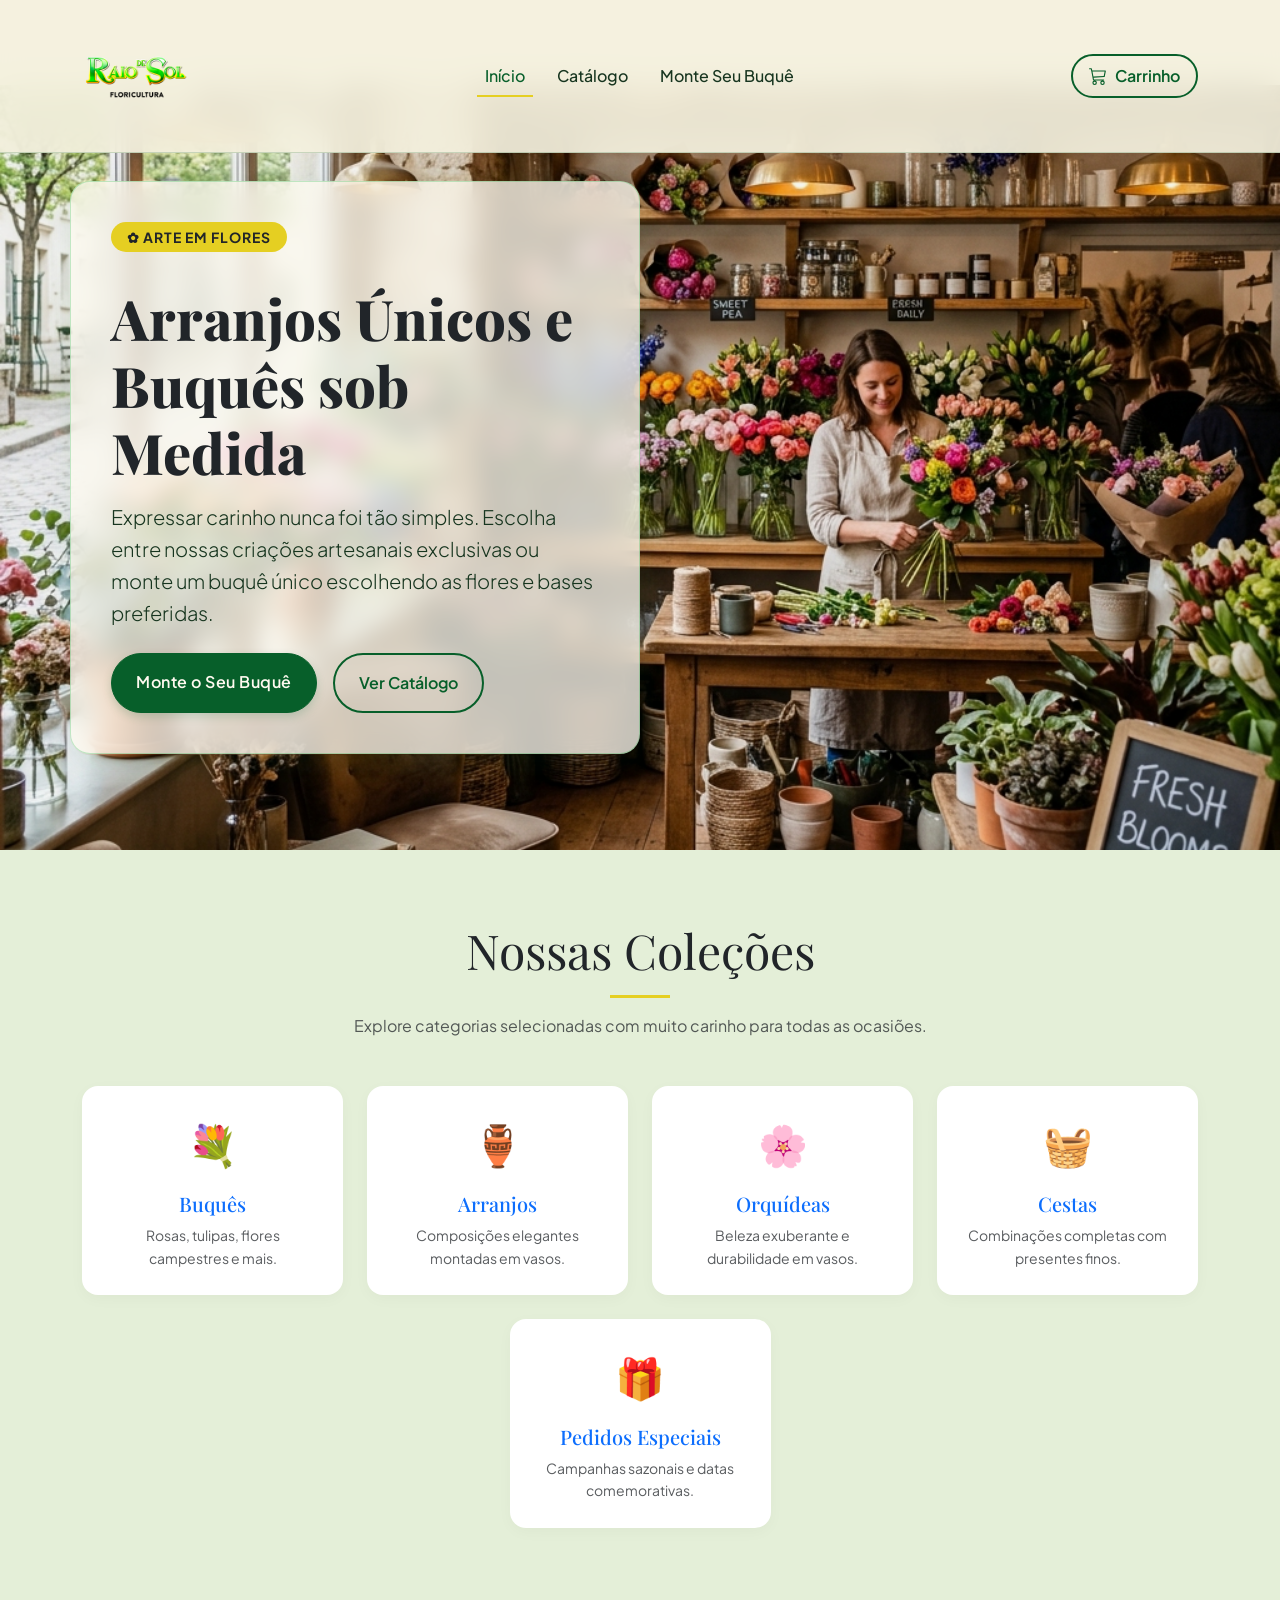
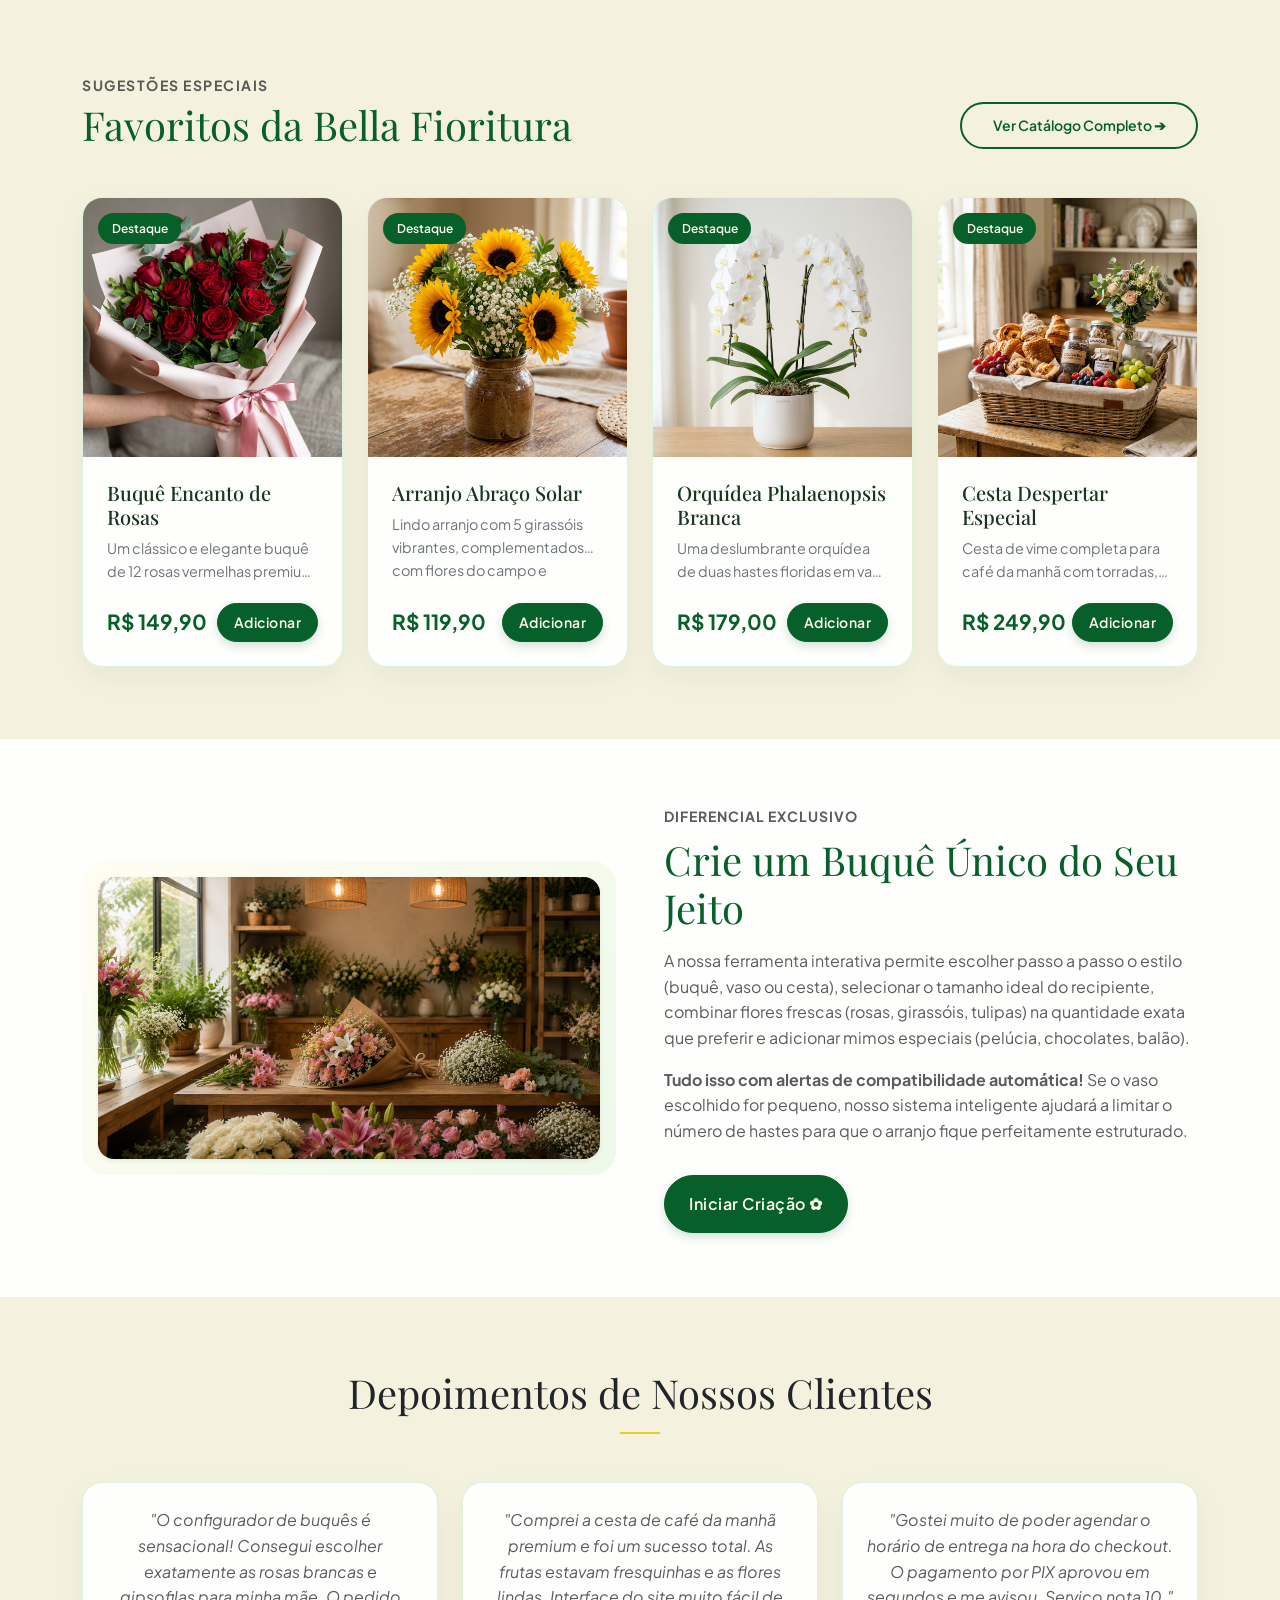
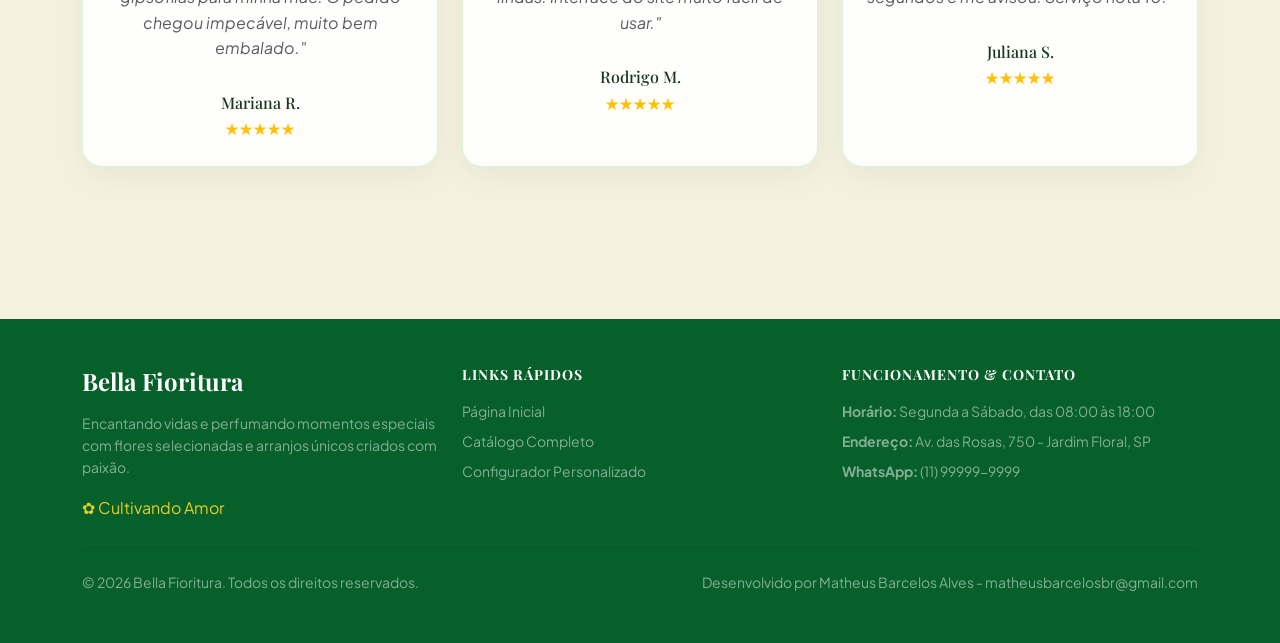
<file: painel_adm.html>
<!DOCTYPE html>
<html lang="pt-BR">
<head>
  <meta charset="UTF-8">
  <meta name="viewport" content="width=device-width, initial-scale=1.0">
  <meta name="description" content="Painel de Administração Bella Fioritura. Controle de pedidos de floricultura, alteração de status de produção, estoque de flores e comandas de impressão.">
  <title>Painel da Floricultura | Bella Fioritura</title>
  
  <!-- Bootstrap 5 CSS -->
  <link href="https://cdn.jsdelivr.net/npm/bootstrap@5.3.0/dist/css/bootstrap.min.css" rel="stylesheet">
  
  <!-- Custom Stylesheet -->
  <link href="css/style.css" rel="stylesheet">
</head>
<body>

  <!-- Navigation Header (rendered by main.js) -->
  <header id="global-header"></header>

  <!-- Page Title -->
  <section class="py-4 page-banner">
    <div class="container text-center">
      <h1 class="h2 mb-1">Painel Administrativo</h1>
      <p class="text-muted mb-0 small">Gerencie pedidos da floricultura, imprima comandas de produção e controle o estoque de insumos.</p>
    </div>
  </section>

  <!-- Admin Area Workspace -->
  <main class="container py-5">
    
    <!-- Navigation Tabs -->
    <ul class="nav nav-pills mb-4 justify-content-center gap-2" id="adminTabs" role="tablist">
      <li class="nav-item" role="presentation">
        <button class="nav-link active rounded-pill px-4" id="orders-tab" data-bs-toggle="pill" data-bs-target="#orders-pane" type="button" role="tab" aria-controls="orders-pane" aria-selected="true">
          📦 Pedidos Recebidos
        </button>
      </li>
      <li class="nav-item" role="presentation">
        <button class="nav-link rounded-pill px-4" id="stock-tab" data-bs-toggle="pill" data-bs-target="#stock-pane" type="button" role="tab" aria-controls="stock-pane" aria-selected="false">
          🌿 Controle de Estoque
        </button>
      </li>
      <li class="nav-item" role="presentation">
        <button class="nav-link rounded-pill px-4" id="stats-tab" data-bs-toggle="pill" data-bs-target="#stats-pane" type="button" role="tab" aria-controls="stats-pane" aria-selected="false">
          📊 Faturamento & Estatísticas
        </button>
      </li>
      <li class="nav-item" role="presentation">
        <button class="nav-link rounded-pill px-4" id="produtos-tab" data-bs-toggle="pill" data-bs-target="#produtos-pane" type="button" role="tab" aria-controls="produtos-pane" aria-selected="false">
          🌺 Gerenciar Produtos
        </button>
      </li>
    </ul>

    <!-- Tabs Panes Container -->
    <div class="tab-content" id="adminTabsContent">
      
      <!-- TAB 1: Orders Pane -->
      <div class="tab-pane fade show active" id="orders-pane" role="tabpanel" aria-labelledby="orders-tab">
        <div class="card border-0 shadow-sm p-4 admin-card" style="border-radius: 20px; background-color: var(--glass-bg);">
          
          <!-- Filters & Actions Header -->
          <div class="row g-3 align-items-center mb-4 pb-3 border-bottom">
            <div class="col-md-5">
              <label for="order-filter-status" class="form-label small fw-bold text-muted">Filtrar por Status</label>
              <select id="order-filter-status" class="form-select border-secondary-subtle" style="border-radius: 12px;">
                <option value="all">Mostrar Todos</option>
                <option value="Pendente de pagamento">Pendente de Pagamento</option>
                <option value="Pago">Pago (Aprovado)</option>
                <option value="Em preparação">Em Preparação</option>
                <option value="Saiu para entrega">Saiu para Entrega</option>
                <option value="Entregue">Entregue</option>
                <option value="Cancelado">Cancelado</option>
                <option value="Reembolsado">Reembolsado</option>
              </select>
            </div>
            <div class="col-md-5">
              <label for="order-search-input" class="form-label small fw-bold text-muted">Pesquisar Pedido</label>
              <input type="text" id="order-search-input" class="form-control border-secondary-subtle" placeholder="Ex: Nome do cliente ou ID..." style="border-radius: 12px;">
            </div>
            <div class="col-md-2 text-md-end mt-md-4 pt-2">
              <button class="btn btn-outline-premium w-100" id="btn-refresh-orders" style="border-radius: 12px;">
                Atualizar
              </button>
            </div>
          </div>
          
          <!-- Orders Table -->
          <div class="table-responsive">
            <table class="table align-middle table-hover text-nowrap" id="orders-admin-table" style="font-size:0.9rem;">
              <thead class="table-light">
                <tr>
                  <th scope="col">Pedido</th>
                  <th scope="col">Data</th>
                  <th scope="col">Cliente</th>
                  <th scope="col">Entrega / Agendamento</th>
                  <th scope="col">Total</th>
                  <th scope="col">Status</th>
                  <th scope="col" class="text-center">Ações</th>
                </tr>
              </thead>
              <tbody id="orders-admin-tbody">
                <!-- Rendered dynamically by js/painel.js -->
              </tbody>
            </table>
          </div>
        </div>
      </div>
      
      <!-- TAB 2: Stock Pane -->
      <div class="tab-pane fade" id="stock-pane" role="tabpanel" aria-labelledby="stock-tab">
        <div class="card border-0 shadow-sm p-4 admin-card" style="border-radius: 20px; background-color: var(--glass-bg);">
          <div class="d-flex justify-content-between align-items-center mb-4 pb-2 border-bottom">
            <div>
              <h2 class="h5 mb-1 text-dark">Estoque de Hastes e Vasos</h2>
              <p class="text-muted small mb-0">Monitore o estoque disponível de flores e recipientes. Níveis abaixo de 15 são sinalizados como Alerta.</p>
            </div>
            <button class="btn btn-premium btn-sm rounded-pill py-2 px-4" id="btn-save-stock">
              Salvar Alterações
            </button>
          </div>
          
          <!-- Stock grid items -->
          <div class="row g-4" id="stock-items-container">
            <!-- Rendered dynamically by js/painel.js -->
          </div>
        </div>
      </div>
      
      <!-- TAB 3: Statistics Pane -->
      <div class="tab-pane fade" id="stats-pane" role="tabpanel" aria-labelledby="stats-tab">
        <div class="row g-4">
          <!-- Totals counters Cards -->
          <div class="col-md-4">
            <div class="card border-0 shadow-sm p-4 text-center h-100" style="border-radius: 20px; background-color: var(--glass-bg);">
              <span class="fs-1 d-block mb-2">💰</span>
              <h3 class="h6 text-muted text-uppercase small" style="letter-spacing:0.5px;">Faturamento Total Aprovado</h3>
              <h4 class="display-6 fw-bold text-dark mt-2 mb-0" id="stats-total-revenue">R$ 0,00</h4>
              <p class="text-muted small mt-1 mb-0">(Exclui pedidos pendentes/cancelados)</p>
            </div>
          </div>
          <div class="col-md-4">
            <div class="card border-0 shadow-sm p-4 text-center h-100" style="border-radius: 20px; background-color: var(--glass-bg);">
              <span class="fs-1 d-block mb-2">🌸</span>
              <h3 class="h6 text-muted text-uppercase small" style="letter-spacing:0.5px;">Recipiente Mais Vendido</h3>
              <h4 class="h3 fw-bold text-dark mt-3 mb-0" id="stats-top-vase">--</h4>
              <p class="text-muted small mt-2 mb-0" id="stats-top-vase-desc">0 unidades vendidas</p>
            </div>
          </div>
          <div class="col-md-4">
            <div class="card border-0 shadow-sm p-4 text-center h-100" style="border-radius: 20px; background-color: var(--glass-bg);">
              <span class="fs-1 d-block mb-2">📊</span>
              <h3 class="h6 text-muted text-uppercase small" style="letter-spacing:0.5px;">Pedidos Recebidos</h3>
              <h4 class="display-6 fw-bold text-dark mt-2 mb-0" id="stats-total-orders">0</h4>
              <p class="text-muted small mt-1 mb-0" id="stats-completed-orders">0 entregues com sucesso</p>
            </div>
          </div>
          
          <!-- Detailed statistics columns lists -->
          <div class="col-md-6">
            <div class="card border-0 shadow-sm p-4 h-100" style="border-radius: 20px; background-color: var(--glass-bg);">
              <h3 class="h5 mb-3 text-dark">Hastes de Flores Mais Utilizadas</h3>
              <div style="width: 30px; height: 2px; background-color: var(--primary-floral); margin-bottom: 20px;"></div>
              
              <ul class="list-group list-group-flush" id="stats-top-flowers-list">
                <!-- Dynamically populated -->
              </ul>
            </div>
          </div>
          
          <div class="col-md-6">
            <div class="card border-0 shadow-sm p-4 h-100" style="border-radius: 20px; background-color: var(--glass-bg);">
              <h3 class="h5 mb-3 text-dark">Distribuição por Status</h3>
              <div style="width: 30px; height: 2px; background-color: var(--primary-floral); margin-bottom: 20px;"></div>
              
              <ul class="list-group list-group-flush" id="stats-status-distribution-list">
                <!-- Dynamically populated -->
              </ul>
            </div>
          </div>
        </div>
      </div>

      <!-- TAB 4: Products Pane -->
      <div class="tab-pane fade" id="produtos-pane" role="tabpanel" aria-labelledby="produtos-tab">
        <div class="card border-0 shadow-sm p-4 admin-card" style="border-radius: 20px; background-color: var(--glass-bg);">
          <div class="d-flex justify-content-between align-items-center mb-4 pb-2 border-bottom">
            <div>
              <h2 class="h5 mb-1 text-dark">Catálogo de Produtos</h2>
              <p class="text-muted small mb-0">Cadastre categorias, produtos, fotos e escolha o que aparece na página inicial.</p>
            </div>
            <button class="btn btn-premium btn-sm rounded-pill py-2 px-4" onclick="openProductModal(null)">
              + Novo Produto
            </button>
          </div>

          <div class="bg-white border rounded-3 p-3 mb-4">
            <div class="d-flex justify-content-between align-items-start gap-3 flex-wrap mb-3">
              <div>
                <h3 class="h6 mb-1 text-dark">Categorias e Datas Comemorativas</h3>
                <p class="text-muted small mb-0">Crie coleções como Pedidos Especiais, Dia dos Namorados ou Dia das Mães.</p>
              </div>
            </div>
            <div class="row g-2 align-items-end mb-3">
              <div class="col-md-3">
                <label class="form-label small fw-bold">Nome da Categoria</label>
                <input type="text" id="category-nome" class="form-control form-control-sm" placeholder="Ex: Dia dos Namorados" style="border-radius:10px;">
              </div>
              <div class="col-md-5">
                <label class="form-label small fw-bold">Descrição</label>
                <input type="text" id="category-descricao" class="form-control form-control-sm" placeholder="Ex: Presentes românticos para surpreender" style="border-radius:10px;">
              </div>
              <div class="col-md-2">
                <label class="form-label small fw-bold">Ícone</label>
                <input type="text" id="category-icone" class="form-control form-control-sm" maxlength="4" placeholder="💝" style="border-radius:10px;">
              </div>
              <div class="col-md-2">
                <button type="button" class="btn btn-sage btn-sm w-100" onclick="addCategoryFromAdmin()" style="border-radius:10px;">Adicionar</button>
              </div>
            </div>
            <div class="row g-2" id="categories-admin-list">
              <div class="col-12 text-muted small">Carregando categorias...</div>
            </div>
          </div>

          <div class="table-responsive">
            <table class="table align-middle table-hover" id="products-admin-table" style="font-size:0.9rem;">
              <thead class="table-light">
                <tr>
                  <th scope="col">Nome / ID</th>
                  <th scope="col">Categoria</th>
                  <th scope="col">Preço</th>
                  <th scope="col" class="text-center">Destaque</th>
                  <th scope="col" class="text-center">Status</th>
                  <th scope="col" class="text-center">Ações</th>
                </tr>
              </thead>
              <tbody id="products-admin-tbody">
                <!-- Rendered dynamically by js/painel.js -->
              </tbody>
            </table>
          </div>
        </div>
      </div>

    </div>
  </main>

  <!-- PRODUCT ADD/EDIT MODAL -->
  <div class="modal fade" id="productModal" tabindex="-1" aria-labelledby="productModalLabel" aria-hidden="true">
    <div class="modal-dialog modal-dialog-centered modal-lg">
      <div class="modal-content" style="border-radius:24px; border:none; background-color:var(--champagne);">
        <div class="modal-header border-bottom-0 pb-0">
          <h3 class="modal-title h5 text-dark" id="productModalLabel">Produto</h3>
          <button type="button" class="btn-close" data-bs-dismiss="modal" aria-label="Close"></button>
        </div>
        <div class="modal-body">
          <form id="product-form">
            <input type="hidden" id="product-edit-id">
            <div class="row g-3">
              <div class="col-sm-8">
                <label class="form-label small fw-bold">Nome do Produto *</label>
                <input type="text" id="product-nome" class="form-control" placeholder="Ex: Buquê de Rosas Vermelhas" style="border-radius:10px;">
              </div>
              <div class="col-sm-4">
                <label class="form-label small fw-bold">Categoria *</label>
                <select id="product-categoria" class="form-select" style="border-radius:10px;">
                  <option value="">Selecione uma categoria</option>
                </select>
              </div>
              <div class="col-sm-4">
                <label class="form-label small fw-bold">Preço (R$) *</label>
                <input type="number" id="product-preco" class="form-control" step="0.01" min="0" placeholder="0.00" style="border-radius:10px;">
              </div>
              <div class="col-12">
                <label class="form-label small fw-bold">Imagem do Produto</label>
                <div id="image-picker-area"
                  onclick="document.getElementById('product-imagem-file').click()"
                  style="cursor:pointer; border:2px dashed var(--primary-floral); border-radius:12px; height:150px; display:flex; align-items:center; justify-content:center; overflow:hidden; background:#fffdf2; transition: border-color 0.2s;">
                  <div id="image-picker-placeholder" class="text-center text-muted py-2">
                    <span class="d-block mb-1" style="font-size:2.2rem;">🖼️</span>
                    <span class="small fw-bold d-block">Adicione sua imagem</span>
                    <span style="font-size:0.72rem;">Clique para selecionar um arquivo</span>
                  </div>
                  <img id="image-picker-preview" src="" alt="Preview"
                    onerror="clearImagePreview()"
                    style="display:none; width:100%; height:100%; object-fit:cover;">
                </div>
                <input type="file" id="product-imagem-file" accept="image/*" style="display:none;">
                <input type="hidden" id="product-imagem">
                <span class="text-muted mt-1 d-inline-block" style="font-size:0.72rem;">Clique na área para trocar a imagem. Formatos: JPG, PNG, WEBP.</span>
              </div>
              <div class="col-12">
                <label class="form-label small fw-bold">Descrição *</label>
                <textarea id="product-descricao" class="form-control" rows="2" placeholder="Descrição curta exibida no catálogo..." style="border-radius:10px;"></textarea>
              </div>
              <div class="col-sm-6">
                <div class="form-check form-switch pt-2">
                  <input class="form-check-input" type="checkbox" role="switch" id="product-destaque">
                  <label class="form-check-label fw-bold small" for="product-destaque">Exibir na seção de Destaques</label>
                </div>
              </div>
              <div class="col-sm-6">
                <div class="form-check form-switch pt-2">
                  <input class="form-check-input" type="checkbox" role="switch" id="product-ativo" checked>
                  <label class="form-check-label fw-bold small" for="product-ativo">Produto ativo (visível no catálogo)</label>
                </div>
              </div>
            </div>
          </form>
        </div>
        <div class="modal-footer border-top-0 pt-0 justify-content-between">
          <button type="button" class="btn btn-outline-premium" data-bs-dismiss="modal">Cancelar</button>
          <button type="button" class="btn btn-premium px-4" onclick="saveProduct()">Salvar Produto</button>
        </div>
      </div>
    </div>
  </div>

  <!-- COMANDA PREVIEW MODAL -->
  <div class="modal fade" id="comandaModal" tabindex="-1" aria-labelledby="comandaModalLabel" aria-hidden="true">
    <div class="modal-dialog modal-dialog-centered">
      <div class="modal-content" style="border-radius:24px; border:none; background-color:var(--champagne);">
        <div class="modal-header border-bottom-0 pb-0">
          <h3 class="modal-title h5 text-dark" id="comandaModalLabel">Visualizar Comanda</h3>
          <button type="button" class="btn-close" data-bs-dismiss="modal" aria-label="Close"></button>
        </div>
        <div class="modal-body">
          <div id="comanda-modal-body-container" class="bg-white p-3 border rounded">
            <!-- Injected dynamically by painel.js -->
          </div>
        </div>
        <div class="modal-footer border-top-0 pt-0 justify-content-between">
          <button type="button" class="btn btn-outline-premium" data-bs-dismiss="modal">Fechar</button>
          <button type="button" class="btn btn-premium px-4" id="btn-modal-print-comanda">
            Imprimir Comanda 🖨️
          </button>
        </div>
      </div>
    </div>
  </div>

  <!-- Dynamic printer output block needed for clean browser window printing redirects -->
  <div id="comanda-print-zone" class="d-none"></div>

  <!-- Navigation Footer (rendered by main.js) -->
  <footer id="global-footer"></footer>

  <!-- Bootstrap 5 Bundle JS -->
  <script src="https://cdn.jsdelivr.net/npm/bootstrap@5.3.0/dist/js/bootstrap.bundle.min.js"></script>
  
  <!-- Common Logic -->
  <script src="js/main.js"></script>
  
  <!-- Admin local controller JS script -->
  <script src="js/painel.js"></script>
</body>
</html>
</file>
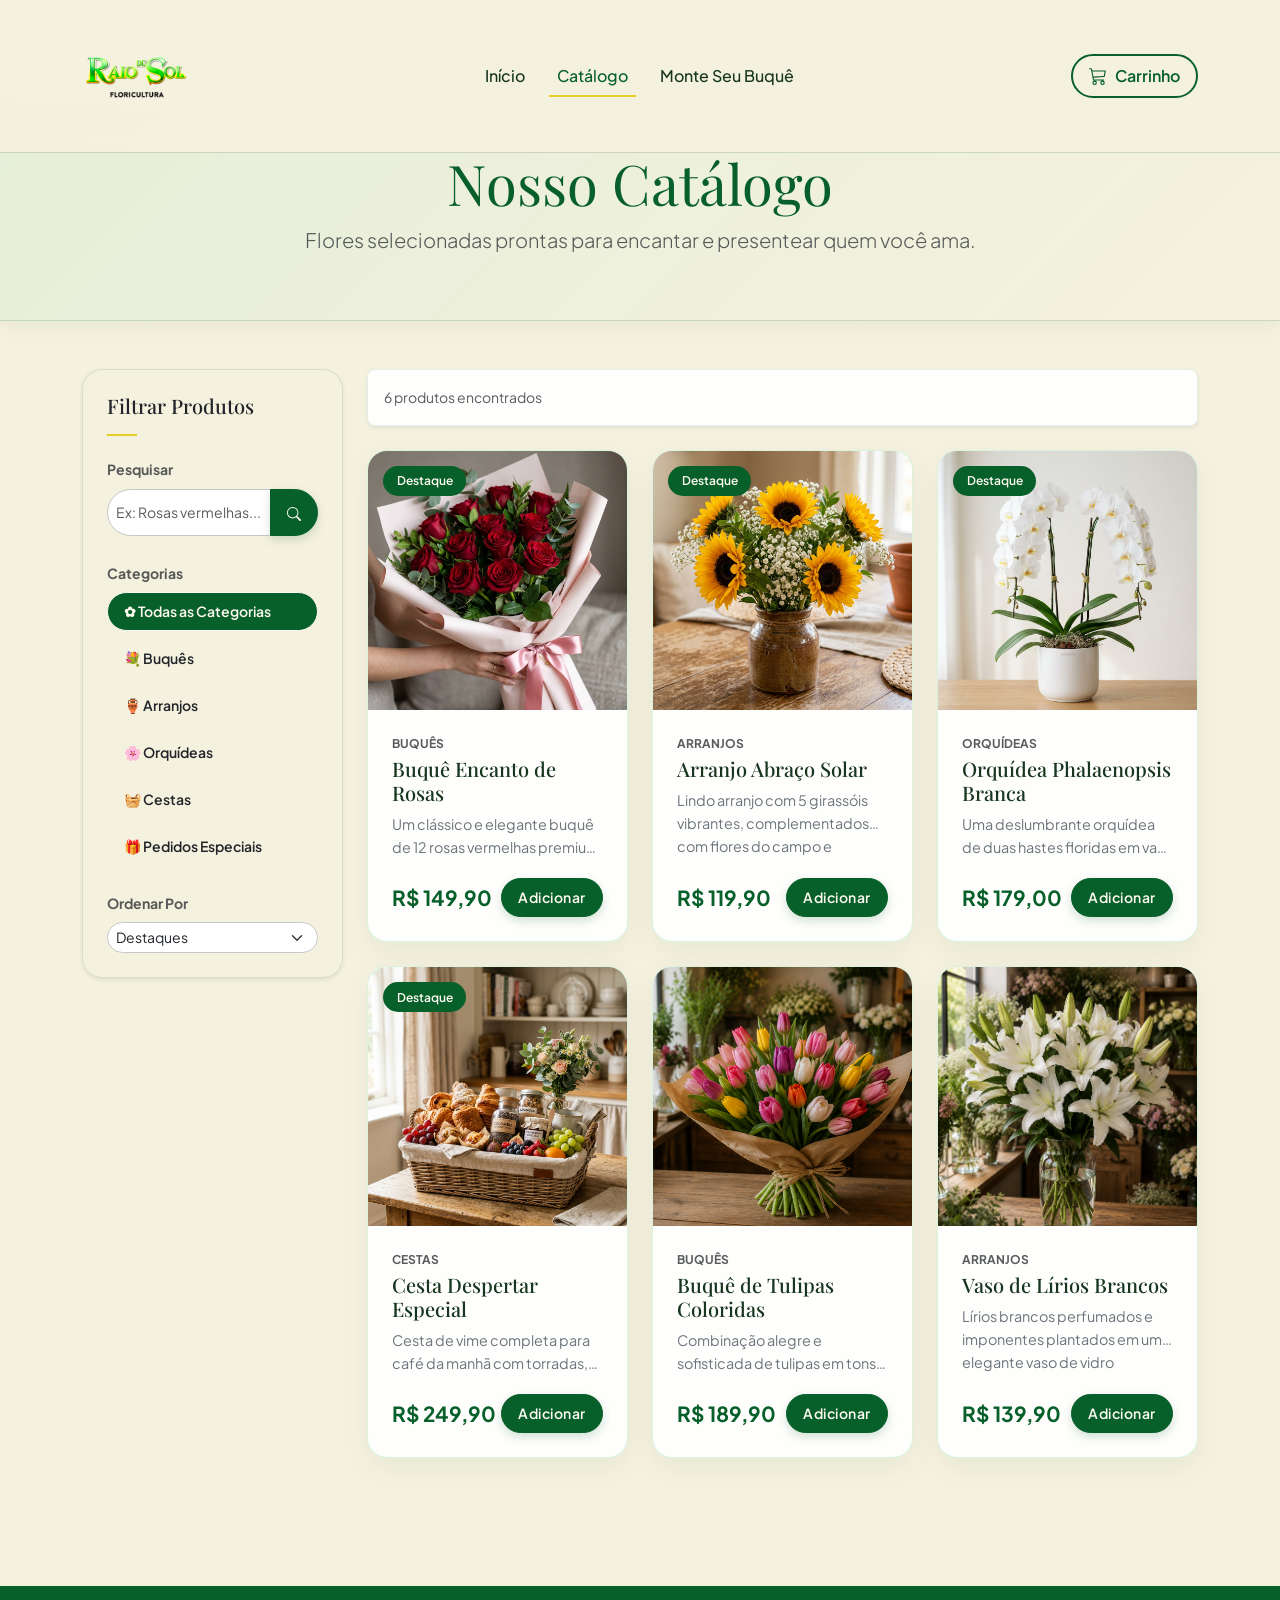
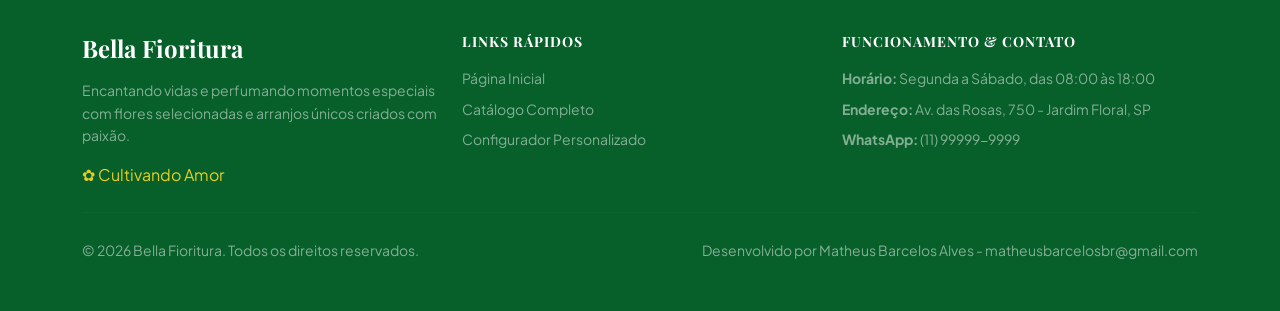
<file: produtos.html>
<!DOCTYPE html>
<html lang="pt-BR">
<head>
  <meta charset="UTF-8">
  <meta name="viewport" content="width=device-width, initial-scale=1.0">
  <meta name="description" content="Navegue pelo nosso catálogo completo de flores, buquês prontos, arranjos de mesa e cestas especiais de presente.">
  <title>Catálogo Bella Fioritura | Flores, Arranjos e Cestas</title>
  
  <!-- Bootstrap 5 CSS -->
  <link href="https://cdn.jsdelivr.net/npm/bootstrap@5.3.0/dist/css/bootstrap.min.css" rel="stylesheet">
  
  <!-- Custom Stylesheet -->
  <link href="css/style.css" rel="stylesheet">
</head>
<body>

  <!-- Navigation Header (rendered by main.js) -->
  <header id="global-header"></header>

  <!-- Page Banner -->
  <section class="py-5 page-banner">
    <div class="container text-center py-3">
      <h1 class="display-4 mb-2">Nosso Catálogo</h1>
      <p class="lead text-muted mb-0">Flores selecionadas prontas para encantar e presentear quem você ama.</p>
    </div>
  </section>

  <!-- Catalog Main Layout -->
  <main class="container py-5">
    <div class="row g-4">
      
      <!-- Filters Sidebar -->
      <aside class="col-lg-3">
        <div class="card border-0 shadow-sm p-4 sticky-lg-top theme-panel" style="top: 105px; border-radius: 20px;">
          <h2 class="h5 mb-3 text-dark">Filtrar Produtos</h2>
          <div class="section-divider"></div>
          
          <!-- Search input -->
          <div class="mb-4">
            <label for="search-input" class="form-label small fw-bold text-muted">Pesquisar</label>
            <div class="input-group">
              <input type="text" id="search-input" class="form-control form-control-sm border-secondary-subtle" placeholder="Ex: Rosas vermelhas..." style="border-radius: 30px 0 0 30px;">
              <button class="btn btn-premium btn-sm px-3" type="button" id="btn-search" style="border-radius: 0 30px 30px 0;">
                <svg xmlns="http://www.w3.org/2000/svg" width="14" height="14" fill="currentColor" class="bi bi-search" viewBox="0 0 16 16">
                  <path d="M11.742 10.344a6.5 6.5 0 1 0-1.397 1.398h-.001c.03.04.062.078.098.115l3.85 3.85a1 1 0 0 0 1.415-1.414l-3.85-3.85a1.007 1.007 0 0 0-.115-.1zM12 6.5a5.5 5.5 0 1 1-11 0 5.5 5.5 0 0 1 11 0z"/>
                </svg>
              </button>
            </div>
          </div>
          
          <!-- Category list -->
          <div class="mb-4">
            <label class="form-label small fw-bold text-muted">Categorias</label>
            <div class="d-flex flex-column gap-2" id="categories-filter-group">
              <button type="button" class="btn btn-sm text-start py-2 px-3 rounded-pill filter-btn active" data-category="all" style="font-weight: 600;">
                ✿ Todas as Categorias
              </button>
            </div>
          </div>
          
          <!-- Sorting drop list -->
          <div>
            <label for="sort-select" class="form-label small fw-bold text-muted">Ordenar Por</label>
            <select id="sort-select" class="form-select form-select-sm border-secondary-subtle" style="border-radius: 20px;">
              <option value="default">Destaques</option>
              <option value="price-asc">Menor Preço</option>
              <option value="price-desc">Maior Preço</option>
              <option value="alphabetical">Nome (A - Z)</option>
            </select>
          </div>
        </div>
      </aside>
      
      <!-- Catalog Grid Column -->
      <section class="col-lg-9">
        <!-- Results stats and clear -->
        <div class="d-flex justify-content-between align-items-center mb-4 p-3 rounded-3 shadow-sm theme-surface">
          <span class="text-muted small" id="catalog-count-text">Carregando catálogo...</span>
          <button type="button" class="btn btn-link btn-sm text-decoration-none text-muted p-0" id="btn-clear-filters" style="display: none;">Limpar Filtros</button>
        </div>
        
        <!-- Products Grid Container -->
        <div class="row g-4" id="catalog-products-container">
          <div class="col-12 text-center py-5">
            <div class="spinner-border text-secondary" role="status">
              <span class="visually-hidden">Carregando...</span>
            </div>
          </div>
        </div>
      </section>
      
    </div>
  </main>

  <!-- Navigation Footer (rendered by main.js) -->
  <footer id="global-footer"></footer>

  <!-- Bootstrap 5 Bundle JS -->
  <script src="https://cdn.jsdelivr.net/npm/bootstrap@5.3.0/dist/js/bootstrap.bundle.min.js"></script>
  
  <!-- Common Logic -->
  <script src="js/main.js"></script>
  
  <!-- Catalog Local Script -->
  <script src="js/produtos.js"></script>
</body>
</html>
</file>
<file: css/style.css>
@import url('https://fonts.googleapis.com/css2?family=Playfair+Display:ital,wght@0,400..900;1,400..900&family=Plus+Jakarta+Sans:ital,wght@0,200..800;1,200..800&display=swap');

/* Color Variables */
:root {
  --primary-floral: #e5cf22;
  --primary-dark: #075f2a;
  --sage-green: #18b944;
  --sage-light: #e4efd8;
  --champagne: #f5f1df;
  --gold-accent: #f28a00;
  --text-dark: #17351f;
  --text-light: #fffaf0;
  --card-bg: rgba(255, 255, 255, 0.9);
  --glass-bg: rgba(245, 241, 223, 0.92);
  --transition-smooth: all 0.35s cubic-bezier(0.25, 0.8, 0.25, 1);
  --font-serif: 'Playfair Display', serif;
  --font-sans: 'Plus Jakarta Sans', sans-serif;
}

/* Base resets */
body {
  font-family: var(--font-sans);
  background-color: var(--champagne);
  color: var(--text-dark);
  overflow-x: hidden;
  line-height: 1.6;
}

.bg-white {
  background-color: var(--card-bg) !important;
}

.bg-light {
  background-color: var(--sage-light) !important;
}

h1, h2, h3, h4, h5, h6, .display-font {
  font-family: var(--font-serif);
  color: var(--primary-dark);
  font-weight: 700;
}

.page-banner {
  background: linear-gradient(135deg, rgba(228, 239, 216, 0.95) 0%, rgba(245, 241, 223, 0.98) 100%);
  border-bottom: 1px solid rgba(7, 95, 42, 0.16);
  box-shadow: 0 6px 20px rgba(7, 95, 42, 0.06);
}

.theme-panel {
  background-color: var(--glass-bg) !important;
  border: 1px solid rgba(7, 95, 42, 0.12) !important;
}

.theme-surface {
  background-color: var(--card-bg) !important;
  border: 1px solid rgba(7, 95, 42, 0.1) !important;
}

.admin-card,
#stats-pane .card,
#produtos-pane .card,
#orders-pane .card,
#stock-pane .card {
  background-color: var(--glass-bg) !important;
  border: 1px solid rgba(7, 95, 42, 0.12) !important;
}

.table-light,
.table > :not(caption) > * > * {
  --bs-table-bg: rgba(245, 241, 223, 0.7);
}

.theme-soft-section {
  background-color: var(--sage-light) !important;
}

.section-divider {
  width: 30px;
  height: 2px;
  background-color: var(--primary-floral);
  margin-bottom: 20px;
}

/* Navbar Premium styling */
.navbar-custom {
  background: var(--glass-bg);
  backdrop-filter: blur(15px);
  -webkit-backdrop-filter: blur(15px);
  border-bottom: 1px solid rgba(7, 95, 42, 0.18);
  transition: var(--transition-smooth);
}

.navbar-custom .navbar-brand {
  font-family: var(--font-serif);
  font-size: 1.6rem;
  font-weight: 800;
  color: var(--primary-dark);
  transition: all 0.3s ease;
}

/* Navbar compacta ao rolar */
.navbar-custom.navbar-scrolled {
  padding-top: 0.5rem !important;
  padding-bottom: 0.5rem !important;
  box-shadow: 0 2px 12px rgba(7, 95, 42, 0.12);
}

.navbar-custom.navbar-scrolled .navbar-brand img {
  height: 50px;
}

.navbar-custom .nav-link {
  font-weight: 500;
  color: var(--text-dark);
  margin: 0 0.5rem;
  position: relative;
  transition: var(--transition-smooth);
}

.navbar-custom .nav-link:hover,
.navbar-custom .nav-link.active {
  color: var(--primary-dark);
}

.navbar-custom .nav-link::after {
  content: '';
  position: absolute;
  width: 0;
  height: 2px;
  bottom: 0;
  left: 0;
  background-color: var(--primary-floral);
  transition: var(--transition-smooth);
}

.navbar-custom .nav-link:hover::after,
.navbar-custom .nav-link.active::after {
  width: 100%;
}

.cart-icon-wrapper {
  position: relative;
}

.cart-badge {
  position: absolute;
  top: -8px;
  right: -8px;
  background-color: var(--gold-accent);
  color: var(--text-light);
  font-size: 0.7rem;
  padding: 0.25rem 0.45rem;
  border-radius: 50%;
  font-weight: bold;
  border: 2px solid var(--champagne);
}

/* Hero Section */
.hero-section {
  background: url('../assets/images/flower_shop_hero.png') no-repeat center center;
  background-size: cover;
  min-height: 85vh;
  display: flex;
  align-items: center;
  position: relative;
}

.hero-overlay {
  position: absolute;
  top: 0;
  left: 0;
  right: 0;
  bottom: 0;
  background: rgba(0, 0, 0, 0.04);
  z-index: 1;
}

.hero-content {
  position: relative;
  z-index: 2;
}

.hero-text-panel {
  background: rgba(255, 253, 242, 0.76);
  backdrop-filter: blur(12px);
  -webkit-backdrop-filter: blur(12px);
  border-radius: 20px;
  border: 1px solid rgba(24, 185, 68, 0.25);
  box-shadow: 0 8px 32px rgba(7, 95, 42, 0.1);
  padding: 2.5rem !important;
}

.hero-title {
  font-size: 3.5rem;
  font-weight: 800;
  line-height: 1.2;
}

@media (max-width: 768px) {
  .hero-title {
    font-size: 2.5rem;
  }
}

/* Premium Buttons */
.btn-premium {
  background-color: var(--primary-dark);
  color: var(--text-light);
  border: 1px solid var(--primary-dark);
  padding: 0.75rem 2rem;
  border-radius: 50px;
  font-weight: 600;
  letter-spacing: 0.5px;
  transition: var(--transition-smooth);
  box-shadow: 0 4px 10px rgba(7, 95, 42, 0.18);
}

.btn-premium:hover {
  background-color: var(--gold-accent);
  border-color: var(--primary-floral);
  color: var(--primary-dark);
  transform: translateY(-2px);
  box-shadow: 0 6px 15px rgba(244, 232, 74, 0.35);
}

.btn-outline-premium {
  background-color: transparent;
  color: var(--primary-dark);
  border: 2px solid var(--primary-dark);
  padding: 0.7rem 1.9rem;
  border-radius: 50px;
  font-weight: 600;
  transition: var(--transition-smooth);
}

.btn-outline-premium:hover {
  background-color: var(--primary-dark);
  color: var(--text-light);
  transform: translateY(-2px);
}

.btn-sage {
  background-color: var(--sage-green);
  color: var(--text-light);
  border: 1px solid var(--sage-green);
  padding: 0.75rem 2rem;
  border-radius: 50px;
  font-weight: 600;
  transition: var(--transition-smooth);
}

.btn-sage:hover {
  background-color: #0f8f34;
  color: var(--text-light);
  transform: translateY(-2px);
  box-shadow: 0 4px 12px rgba(24, 185, 68, 0.3);
}

/* Product Cards */
.product-card {
  background: var(--card-bg);
  border: 1px solid rgba(24, 185, 68, 0.16);
  border-radius: 20px;
  overflow: hidden;
  box-shadow: 0 10px 30px rgba(7, 95, 42, 0.06);
  transition: var(--transition-smooth);
  height: 100%;
  display: flex;
  flex-direction: column;
}

.product-card:hover {
  transform: translateY(-8px);
  box-shadow: 0 15px 35px rgba(7, 95, 42, 0.13);
  border-color: var(--primary-floral);
}

.product-img-wrapper {
  position: relative;
  overflow: hidden;
  aspect-ratio: 1 / 1;
}

.product-img {
  width: 100%;
  height: 100%;
  object-fit: cover;
  transition: var(--transition-smooth);
}

.product-card:hover .product-img {
  transform: scale(1.08);
}

.product-tag {
  position: absolute;
  top: 15px;
  left: 15px;
  background-color: var(--primary-dark);
  color: var(--text-light);
  font-size: 0.75rem;
  font-weight: 600;
  padding: 0.35rem 0.85rem;
  border-radius: 30px;
  z-index: 2;
}

.product-body {
  padding: 1.5rem;
  display: flex;
  flex-direction: column;
  flex-grow: 1;
}

.product-title {
  font-size: 1.25rem;
  margin-bottom: 0.5rem;
  transition: var(--transition-smooth);
}

.product-card:hover .product-title {
  color: var(--primary-floral);
}

.product-desc {
  font-size: 0.9rem;
  color: #6c757d;
  margin-bottom: 1.2rem;
  display: -webkit-box;
  -webkit-line-clamp: 2;
  -webkit-box-orient: vertical;
  overflow: hidden;
  flex-grow: 1;
}

.product-footer {
  display: flex;
  justify-content: space-between;
  align-items: center;
  margin-top: auto;
}

.product-price {
  font-size: 1.3rem;
  font-weight: 700;
  color: var(--primary-dark);
}

/* Custom Bouquet Builder (Wizard UI) */
.wizard-steps {
  display: flex;
  justify-content: space-between;
  margin-bottom: 2.5rem;
  position: relative;
}

.wizard-steps::before {
  content: '';
  position: absolute;
  top: 25px;
  left: 0;
  right: 0;
  height: 2px;
  background-color: rgba(24, 185, 68, 0.2);
  z-index: 1;
}

.wizard-step {
  position: relative;
  z-index: 2;
  text-align: center;
  flex: 1;
}

.step-bubble {
  width: 50px;
  height: 50px;
  border-radius: 50%;
  background-color: var(--champagne);
  border: 2px solid rgba(24, 185, 68, 0.38);
  color: var(--primary-dark);
  display: flex;
  align-items: center;
  justify-content: center;
  font-weight: 700;
  margin: 0 auto 0.5rem;
  transition: var(--transition-smooth);
}

.wizard-step.active .step-bubble {
  background-color: var(--primary-dark);
  border-color: var(--primary-dark);
  color: var(--text-light);
  box-shadow: 0 0 15px rgba(7, 95, 42, 0.22);
}

.wizard-step.completed .step-bubble {
  background-color: var(--sage-green);
  border-color: var(--sage-green);
  color: var(--text-light);
}

.step-label {
  font-size: 0.8rem;
  font-weight: 600;
  color: #6c757d;
  transition: var(--transition-smooth);
}

.wizard-step.active .step-label {
  color: var(--primary-dark);
  font-weight: 700;
}

.wizard-pane {
  display: none;
  animation: fadeIn 0.4s ease;
}

.wizard-pane.active {
  display: block;
}

.visualizer-container {
  background: radial-gradient(circle, #ffffff 0%, #edf9e8 100%);
  border: 1px solid rgba(24, 185, 68, 0.2);
  border-radius: 24px;
  height: 500px;
  position: sticky;
  top: 90px;
  overflow: hidden;
  box-shadow: inset 0 0 20px rgba(0,0,0,0.02);
}

.visual-canvas {
  width: 100%;
  height: 100%;
  position: relative;
}

#base-render-zone,
#kraft-bottom-overlay {
  left: 0 !important;
  right: 0 !important;
}

.bouquet-stems-container {
  position: absolute;
  bottom: 0;
  left: 0;
  width: 100%;
  height: 100%;
  z-index: 4;
  pointer-events: none;
}

.bouquet-flowers-container {
  position: absolute;
  bottom: 0;
  width: 100%;
  height: 100%;
  z-index: 5;
  pointer-events: none;
}

.bouquet-base-layer-frame {
  position: relative;
  display: block;
  margin: 0 auto;
}

.bouquet-base-layer-frame .bouquet-base-layer-img {
  position: absolute;
  top: 0;
  left: 0;
  width: 100%;
  height: auto;
}

.bouquet-base-layer-img {
  width: auto;
  object-fit: contain;
  object-position: center bottom;
}

.bouquet-flower-sprout {
  pointer-events: none;
}

.bouquet-flower-head {
  height: auto;
  display: block;
  object-fit: contain;
  filter: drop-shadow(0 8px 8px rgba(7, 95, 42, 0.13));
  animation: flowerRiseFromVase 0.5s ease-out both;
}

/* Selection Cards (Vases/Flowers/etc) */
.selectable-card {
  background: white;
  border: 2px solid transparent;
  border-radius: 16px;
  padding: 1rem;
  cursor: pointer;
  transition: var(--transition-smooth);
  box-shadow: 0 4px 15px rgba(0, 0, 0, 0.03);
  position: relative;
}

.selectable-card:hover {
  transform: translateY(-3px);
  border-color: rgba(24, 185, 68, 0.42);
}

.selectable-card.selected {
  border-color: var(--primary-dark);
  background-color: rgba(244, 232, 74, 0.13);
}

.selectable-card.selected::before {
  content: '✓';
  position: absolute;
  top: 10px;
  right: 10px;
  background-color: var(--primary-dark);
  color: white;
  width: 22px;
  height: 22px;
  border-radius: 50%;
  display: flex;
  align-items: center;
  justify-content: center;
  font-size: 0.75rem;
  font-weight: bold;
}

.selectable-card.disabled {
  opacity: 0.5;
  cursor: not-allowed;
}

.flower-option-thumb {
  width: 62px;
  height: 72px;
  border-radius: 8px;
  overflow: hidden;
  background: #fff;
}

.flower-option-thumb img {
  width: 100%;
  height: 130%;
  object-fit: cover;
  object-position: center 12%;
  display: block;
}

.qty-control {
  display: flex;
  align-items: center;
  justify-content: space-between;
  margin-top: 0.75rem;
}

.qty-btn {
  width: 28px;
  height: 28px;
  border-radius: 50%;
  background-color: #f1f1f1;
  border: none;
  font-weight: bold;
  display: flex;
  align-items: center;
  justify-content: center;
  transition: var(--transition-smooth);
}

.qty-btn:hover:not(:disabled) {
  background-color: var(--primary-floral);
  color: white;
}

/* Checkout simulated PIX modal */
.pix-qr-container {
  display: flex;
  flex-direction: column;
  align-items: center;
  padding: 1.5rem;
  background-color: #f9f9f9;
  border-radius: 12px;
  border: 1px dashed rgba(0,0,0,0.1);
}

.pix-qr-code {
  width: 180px;
  height: 180px;
  background: white;
  padding: 10px;
  border-radius: 8px;
  box-shadow: 0 4px 10px rgba(0,0,0,0.05);
}

/* Admin Dashboard styles */
.admin-card {
  border: none;
  border-radius: 16px;
  box-shadow: 0 4px 15px rgba(0, 0, 0, 0.02);
  margin-bottom: 1.5rem;
}

.order-badge {
  padding: 0.35rem 0.75rem;
  border-radius: 30px;
  font-size: 0.8rem;
  font-weight: 600;
}

/* Comanda Printable Styles */
.comanda-printable {
  font-family: 'Courier New', Courier, monospace;
  background-color: white;
  color: black;
  padding: 20px;
  border: 1px solid #ddd;
  max-width: 380px;
  margin: 0 auto;
}

.comanda-divider {
  border-top: 1px dashed black;
  margin: 10px 0;
}

/* Animations */
@keyframes fadeIn {
  from { opacity: 0; transform: translateY(10px); }
  to { opacity: 1; transform: translateY(0); }
}

@keyframes growStem {
  0% { transform: scaleY(0); opacity: 0; }
  100% { transform: scaleY(1); opacity: 1; }
}

@keyframes flowerRiseFromVase {
  0% { opacity: 0; transform: translateY(26px) scale(0.92); }
  100% { opacity: 1; transform: translateY(0) scale(1); }
}

/* Print Overrides */
@media print {
  body * {
    visibility: hidden;
  }
  .comanda-printable, .comanda-printable * {
    visibility: visible;
  }
  .comanda-printable {
    position: absolute;
    left: 0;
    top: 0;
    width: 100% !important;
    border: none;
    padding: 0;
  }
}
</file>
